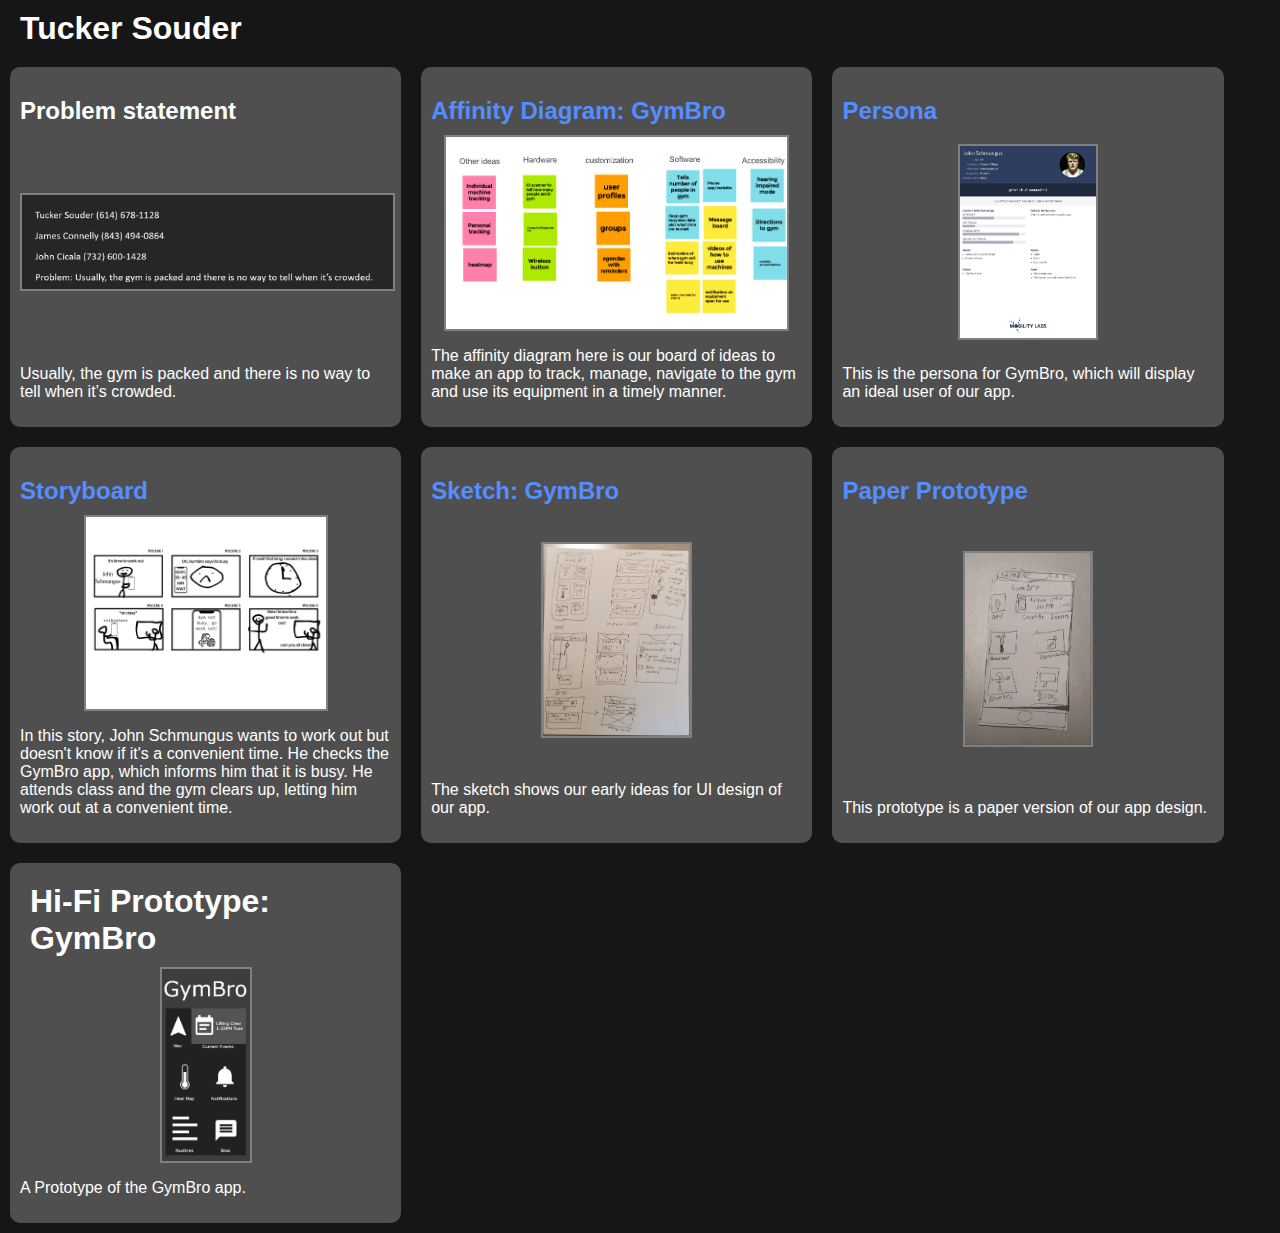
<file: index.html>
<!DOCTYPE html>
<html lang="en">

<head>
    <meta charset="UTF-8">
    <meta name="viewport" content="width=device-width, initial-scale=1.0">
    <title>CSCE 190: Tucker Souder</title>
    <link rel="stylesheet" href="styles.css">
</head>

<body>
<header>
    <h1>Tucker Souder</h1>
</header>

<div class="tile-container">

    <!-- Problem Statement -->
    <section class="assign">
        <h2>Problem statement</h2>
        <div class="assign-image">
            <img src="images/problem.png" alt="Problem Statement">
        </div>
        <div class="assign-description">
            <p>Usually, the gym is packed and there is no way to tell when it’s crowded.</p>
        </div>
    </section>

        <!-- Affinity Diagram assignment -->
        <section class="assign">
          <a href="files/affinity-diagram.pdf">
              <h2>Affinity Diagram: GymBro</h2>
          </a>
          <div class="assign-image">
              <a href="files/affinity-diagram.pdf">
                  <img src="images/affinity-diagram.png" alt="Affinity Diagram">
              </a>
          </div>
          <div class="assign-description">
              <p>
                  The affinity diagram here is our board of ideas to make an app to track, manage, navigate to the gym and
                  use its equipment in a timely manner.
              </p>
          </div>
      </section>

    <!-- Persona -->
    <section class="assign">
        <a href="files/persona.pdf">
            <h2>Persona</h2>
        </a>
        <div class="assign-image">
            <a href="files/persona.pdf">
                <img src="images/persona.jpg" alt="Persona Image">
            </a>
        </div>
        
        <div class="assign-description">
            <p>This is the persona for GymBro, which will display an ideal user of our app.</p>
        </div>
    </section>

    <!-- Storyboard -->
    <section class="assign">
        <a href="files/storyboard-doc.pdf">
            <h2>Storyboard</h2>
        </a>
        <div class="assign-image">
            <a href="files/storyboard-doc.pdf">
                <img src="images/storyboard-img.png" alt="Storyboard Image">
            </a>
        </div>
        <div class="assign-description">
            <p>In this story, John Schmungus wants to work out but doesn't know if it's a convenient time. He checks the
                GymBro app, which informs him that it is busy. He attends class and the gym clears up, letting him work out
                at a convenient time.</p>
        </div>
    </section>

    <!-- Sketch -->
    <section class="assign">
        <a href="files/sketch.pdf">
            <h2>Sketch: GymBro</h2>
        </a>
        <div class="assign-image">
            <a href="files/sketch.pdf">
                <img src="images/sketch.png" alt="Sketch Image">
            </a>
        </div>
        <div class="assign-description">
            <p>The sketch shows our early ideas for UI design of our app.</p>
        </div>
    </section>

        <!-- Paper Prototype -->
        <section class="assign">
          <a href="https://youtu.be/KU1alHE8dTQ">
              <h2>Paper Prototype</h2>
          </a>
          <div class="assign-image">
              <a href="https://youtu.be/KU1alHE8dTQ">
                  <img src="images/PaperPrototype.png" alt="Prototype">
              </a>
          </div>
          <div class="assign-description">
              <p>This prototype is a paper version of our app design.</p>
          </div>
      </section>

    <!-- Hi-Fi Prototype -->
    <section class="assign">
        <a href="files/hi-fi-prototype/index.html">
            <h1>Hi-Fi Prototype: GymBro</h1>
        </a>
        <div class="assign-image">
            <a href="files/hi-fi-prototype/index.html">
                <img src="images/hi-fi-prototype.png">
            </a>
        </div>
        <div class="assign-description">
            <p>
                A Prototype of the GymBro app.
            </p>
        </div>
    </section>
</div>

</body>
</html>
</file>
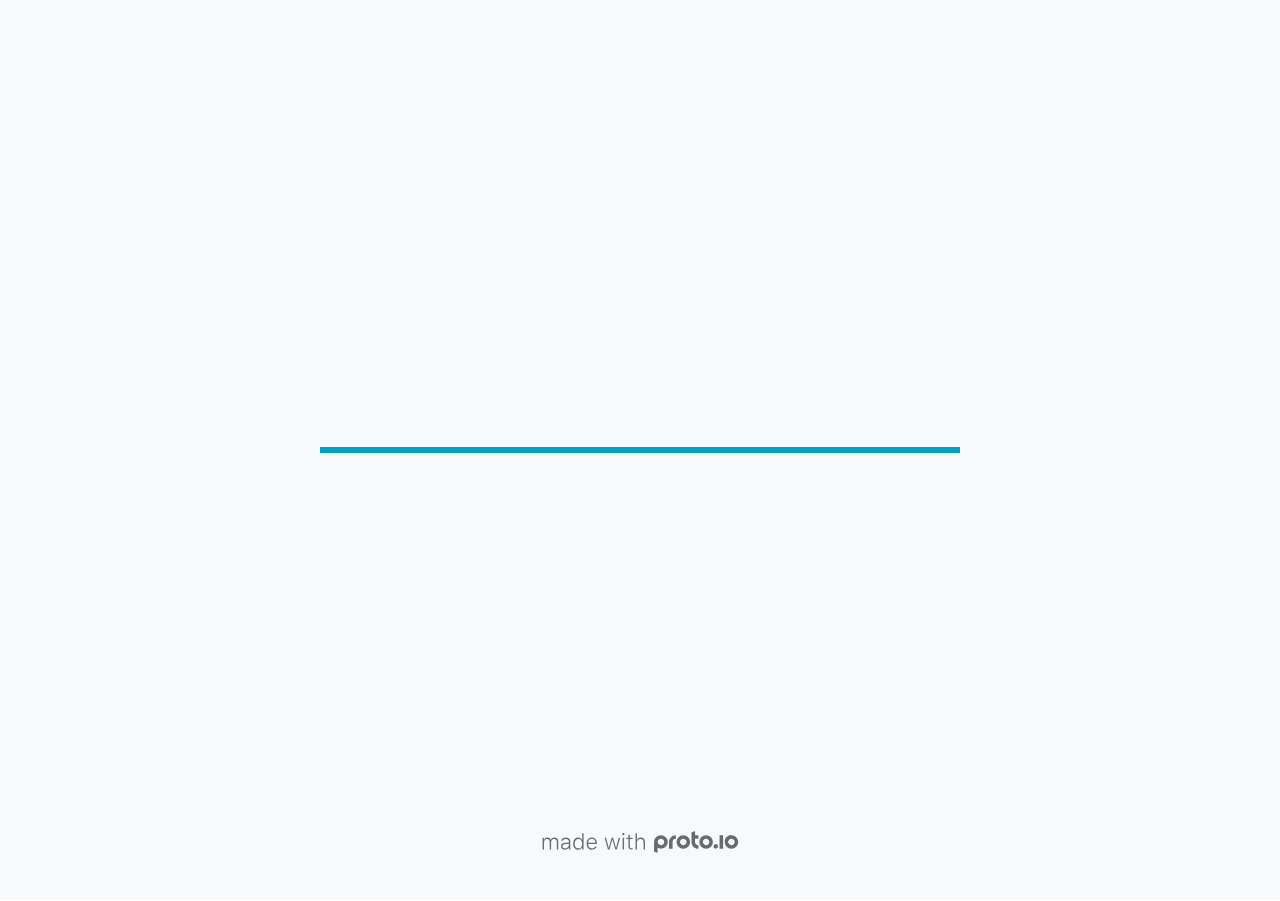
<file: files/hi-fi-prototype/index.html>
<!DOCTYPE HTML>
	<head>

		<meta charset="utf-8">

		<title>GymBro - Proto.io</title>

		
			<meta name="HandheldFriendly" content="True">
			<meta name="MobileOptimized" content="430"> 

			
			
			
			<meta name="viewport" content="minimum-scale=1.00, maximum-scale=1.00, initial-scale=1.00, user-scalable=no, shrink-to-fit=no" />

			
				<meta name="apple-mobile-web-app-capable" content="yes" />
				<meta name="apple-mobile-web-app-status-bar-style" content="black-translucent" />
			

			<meta name="format-detection" content="telephone=no">


			

            
            <link rel="icon" sizes="192x192" href="./src/assets/branding/android-icon-hires.png">
            <link rel="icon" sizes="128x128" href="./src/assets/branding/android-icon.png">

            
            <link href="./src/assets/branding/apple-touch-icon-retina180.png" sizes="180x180" rel="apple-touch-icon">

            
            <link href="./src/assets/branding/apple-touch-icon-retina.png" sizes="114x114" rel="apple-touch-icon">

            
            <link href="./src/assets/branding/apple-touch-icon.png" sizes="57x57" rel="apple-touch-icon">

            
            <link href="./src/assets/branding/startup.png" media="(device-width: 320px)" rel="apple-touch-startup-image">

            
            <link href="./src/assets/branding/startup-retina.png" media="(device-width: 320px) and (device-height: 480px) and (-webkit-device-pixel-ratio: 2)" rel="apple-touch-startup-image">

            
            <link href="./src/assets/branding/startup-568.png" media="(device-width: 320px) and (device-height: 568px) and (-webkit-device-pixel-ratio: 2)" rel="apple-touch-startup-image">

            
            <link href="./src/assets/branding/startup-retina-6.png" media="(device-width: 375px) and (device-height: 667px) and (orientation: portrait) and (-webkit-device-pixel-ratio: 2)" rel="apple-touch-startup-image">

            
            <link href="./src/assets/branding/startup-retina-6plus.png" media="(device-width: 414px) and (device-height: 736px) and (orientation: portrait) and (-webkit-device-pixel-ratio: 3)" rel="apple-touch-startup-image">

            
            <link href="./src/assets/branding/startup-retina-6plus-landscape.png" media="(device-width: 414px) and (device-height: 736px) and (orientation: landscape) and (-webkit-device-pixel-ratio: 3)" rel="apple-touch-startup-image">

            
            <link href="./src/assets/branding/startup-ipad.png" media="(device-width: 768px) and (orientation: portrait)" rel="apple-touch-startup-image">

            
            <link href="./src/assets/branding/startup-ipad-landscape.png" media="(device-width: 768px) and (orientation: landscape)" rel="apple-touch-startup-image">

            
            <link href="./src/assets/branding/startup-ipad-retina.png" media="(device-width: 768px) and (orientation: portrait) and (-webkit-device-pixel-ratio: 2)" rel="apple-touch-startup-image">

            
            <link href="./src/assets/branding/startup-ipad-landscape-retina.png" media="(device-width: 768px) and (orientation: landscape) and (-webkit-device-pixel-ratio: 2)" rel="apple-touch-startup-image">

            
            <link href="./src/assets/branding/startup-ipad-pro.png" media="(device-width: 1024px) and (orientation: portrait) and (-webkit-device-pixel-ratio: 2)" rel="apple-touch-startup-image">

            
            <link href="./src/assets/branding/startup-ipad-pro-landscape.png" media="(device-width: 1024px) and (orientation: landscape) and (-webkit-device-pixel-ratio: 2)" rel="apple-touch-startup-image">

			<meta http-equiv="cleartype" content="on"> 


			 
		    <script type="text/javascript" src="./scripts/plugins/jquery/jquery.js"></script>

			
				<link rel="stylesheet" href="./stylesheets/player-export.css" />
				<script type="text/javascript" src="./scripts/player-export.js"></script>
			

			
			<script type="text/javascript" src="./libraries/common/components.js"></script> 
			<link type="text/css" rel="Stylesheet" href="./libraries/common/components.1.00.css" /> 

			
					<script type="text/javascript" src="./libraries/ios9/components.js"></script> 
					<link type="text/css" rel="Stylesheet" href="./libraries/ios9/components.1.00.css" /> 
				
				<script type="text/javascript" src="./data/data.js"></script> 
			

		<style>
			body { width: 430px; height: 932px; }
			.landscape, .landscape .prx-page { min-height: 430px; }
			.portrait, .portrait .prx-page { min-height: 932px; }
		</style>

		<script type="text/javascript">

			prx.ver = '6.8.29.2';
			prx.url.account = 'https://tuckersouder.proto.io';
			prx.url.staticassets = 'https://gal.proto.io';
			prx.url.devices = 'https://dteyv52hbg2at.cloudfront.net/devices';
			prx.url.static = 'https://dteyv52hbg2at.cloudfront.net';
			prx.url.siteurl = 'proto.io';
			prx.url.crossmsg = 'https://tuckersouder.proto.io';

			prx.nodejsassetsserver = {};
			prx.nodejsassetsserver.host = ".proto.io";
			prx.nodejsassetsserver.subdomainprefix = "https://a3";
			prx.nodejsassetsserver.maxsubdomains = "20";

			prx.device_library = 'ios9';
			prx.devices[prx.device] = {
				name: prx.device
				,defaultOrientation: 'portrait'
				,portrait_applies: 1 //new
				,portrait: [430,932]
				,landscape_applies: 1 //new
				,landscape: [932,430]
				,allow_orientation_change: 1 //new
				,statusbar_skin: 'default' // new
				,statusbarheightportrait: 0
				,statusbarheightlandscape: 0
				,navigationbar_skin: 'default' //new
				,navigationbarheightportrait: 0
				,navigationbarheightlandscape: 0
				,normalportrait: [430,932]
				,normallandscape: [932,430]
				,device_s3bucket: '4e750738-8151-4b3d-9570-1e5b8a052086'
				,dpr: '1.00'
				,deviceType: "iphone15"
                ,showiPhoneXNotch: false
                ,hasCustomSkinNotch: false
				,appleWatchRoundedCorners: false
				,scrollType: "default"
				,initialscale: 1.00
				,targetdensitydpi: "device-dpi"
			}
			// save a copy of the device in the player state
			prx.currentPlayerStatus.projectDevice = prx.toolbox.clone(prx.devices[prx.device]);
			prx.currentPlayerStatus.targetDevice = {"ISANDROIDTABLET":0,"ISIPOD":0,"ISCHROME":0,"ISIOS":1,"ISMSIE":0,"ISMOZILLA":0,"isAndroid-Pad":0,"ISOPERA":0,"ISWEBKIT":0,"SOSVERSION":{"CBUILDVER":"","CMAJORVER":"","CMINORVER":"","CTEXT":"","IMINORVER":0,"IMAJORVER":0,"IBUILDVER":0},"ISIPAD":0,"ISMOBILE":1,"ISSAFARI":0,"ISIPHONE":1,"ISWINDOWS":0,"ISWINDOWSTOUCH":0,"ISDEVICE":1,"ISANDROID":0,"ISCUSTOM":0};
			prx.releaseChannel = 'stable';

			prx.projectsettings.id = '15ff56ab-afd0-46a9-8b66-9e1002c6103f';
			prx.projectsettings.s3b = 'tuckersouder-1512999-580e44c6-9ed1-8467-8439f952905d8cc9';
			prx.projectsettings.account = 'tuckersouder';
			prx.projectsettings.statusbar = '0'; 
			prx.projectsettings.statusbarapplies = '0';
			prx.projectsettings.navigationbar = '0';
			prx.projectsettings.navigationbarapplies = '0';
			prx.projectsettings.initialpageid = -1;
			
			
			prx.projectsettings.flashactions = 1;
			prx.projectsettings.gatrackingcode = '';

			prx.export2html = '1' == true;
			prx.mobPlayer = 0;

			prx.user.country = 'US';

			prx.s3Links = []; 
			var sLinkedAssets = [];
			

			prx.csrf_token = '0BF6C211EE7E017A9C58C92A71A1A9946F4BAD431B48812F05BF8B8ECB5E2E3F';

            

            
                            prx.assetsAccessToken = "eyJ0eXAiOiJKV1QiLCJhbGciOiJIUzI1NiJ9.eyJkIjp7InVpZCI6Ii0xIiwicHJvamVjdF9pZCI6IjE1ZmY1NmFiLWFmZDAtNDZhOS04YjY2LTllMTAwMmM2MTAzZiJ9LCJ2IjowLCJleHAiOjE3MDI0MzI3NDUsImlhdCI6MTcwMjI1Mjc0NX0.dNucg7_eorKoRUkZWVkCgTRcKu0vYiKuKH8KTCqCTns";

			prx.iniPlayer.iniPreLoad();

		</script>
	</head>

	

			<body class="player device-cursor-touch mobile-device-true " " id="mbd" >

				
				<div id="window-wrapper">
					<div id="dragarea"></div>
					<div id="statusbar"></div>
					<div id="underlay" style=""></div>

					<div class="prx-page" data-role="page" id="p-1" data-id="1"></div>
					
								<div class="prx-page" data-role="page" id="p-2" data-id="2"></div>
							
								<div class="prx-page" data-role="page" id="p-3" data-id="3"></div>
							
								<div class="prx-page" data-role="page" id="p-4" data-id="4"></div>
							
								<div class="prx-page" data-role="page" id="p-5" data-id="5"></div>
							
								<div class="prx-page" data-role="page" id="p-6" data-id="6"></div>
							
								<div class="prx-page" data-role="page" id="p-7" data-id="7"></div>
							
								<div class="prx-page" data-role="page" id="p-8" data-id="8"></div>
							
								<div class="prx-page" data-role="page" id="p-9" data-id="9"></div>
							
					<div id="navigationbar"></div>
					<div id="overlay"></div>
					<div id="trash"></div>
					<div id="quick-audios"></div>
				</div>

				 
			<div id="loader-wrapper">
				
				<div class="progress">
					<div class="progress-bar"></div>
				</div>
				<div id="poweredby"></div>
			</div>
			


			</body>
		

</html>
</file>
<file: styles.css>
body {
    background-color: rgb(22, 22, 22);
    font-family: Arial, Helvetica, sans-serif;
    color: white;
    margin: 0;
    padding: 0;
}

header {
    margin: 10px;
}

h1 {
    color: white;
    text-align: left;
    margin: 10px;
}

h1:hover {
    color: rgb(0, 238, 255);
}

a {
    text-decoration: none;
    color: rgb(85, 142, 255);
}

.assign {
    background-color: rgb(79, 79, 79);
    margin: 10px;
    padding: 10px;
    display: flex;
    flex-direction: column;
    justify-content: space-between;
    text-align: left;
    border-radius: 10px;
}

.assign img {
    max-width: 100%;
    max-height: 12rem;
    display: block;
    margin: auto;
    border: 2px solid gray;
}

.assign img:hover {
    border: 2px solid white;
}

.assign h2 {
    margin-bottom: 10px;
}

/* Media queries for responsiveness */

@media (min-width: 500px) {
    .tile-container {
        display: flex;
        flex-wrap: wrap;
        justify-content: flex-start;
    }

    .assign {
        flex-basis: 41%;
    }
}

@media (min-width: 768px) {
    
}

@media (min-width: 1000px) {
    .assign {
        flex-basis: 29%;
    }
    
}

@media (min-width: 1500px) {
    .assign {
        flex-basis: 22%;
    }
}
</file>
<file: files/hi-fi-prototype/stylesheets/player-export.css>
/*!
 * 
 *                                                                       
 *                              ::;;;;                                   
 *    ::,,,,::    ::,,  ,,,,::::::11ii::,,::,,,,::      ::::,,::,,,,::   
 *  ,,111111ii,,::1111::111111ii::111111::111111ii,,    ii11,,ii111111,, 
 *  11ii::;;11;;ii11::iiii::;;11;;11ii::ii11::::11ii    ii11;;11;;::ii11 
 *  11;;  ::11ii11;;::11ii  ::11ii11ii,,iiii..  iiii    ii11;;11::  ;;11 
 *  1111;;ii11;;11;;,,ii11::ii11;;ii11;;;;11;;;;11;;;;;;ii11::11ii;;11ii 
 *  11111111;;::11;;  ::ii1111;;  ::ii11::ii1111ii::11ii;;11,,;;1111ii:: 
 *  11;;,,::  ,,::,,      ::,,        ::::  ::::    ,,,,::::    ::,,     
 *  ;;;;                                                                 
 *                                                                       
 *  Build: 10/17/2023, 2:14:46 PM
 */

/*!
 * Waves v0.5.5
 * http://fian.my.id/Waves
 *
 * Copyright 2014 Alfiana E. Sibuea and other contributors
 * Released under the MIT license
 * https://github.com/fians/Waves/blob/master/LICENSE
 */.mask-inner{position:relative;background-size:100% 100%;background-repeat:no-repeat}.mask-inner .mask-inner{transform:none!important}.mask-border .mborder,.mask-filter{height:100%;width:100%}.mask-border .mborder{border:1px solid hsla(0,0%,100%,.8);position:absolute;pointer-events:none}.mask-border .area-border{border:1px solid #00a1c0;left:0;top:0;position:absolute;transform-origin:0 0;box-sizing:border-box}.mask-border .mask-radius{width:100%;height:100%;overflow:hidden;position:absolute}.mask-border .mask-radius .mask-radius-border{position:relative;width:100%;height:100%;border:1px solid hsla(0,0%,100%,.8)}.mask-border.hide-handles .prx-resizable-handle{opacity:0;pointer-events:none!important}.mask-border.hide-handles .area-border{border:1px dashed #b4bcbf}.mask-wrapper{overflow:hidden;height:100%;pointer-events:none}.mask-wrapper.borderPos-inside{box-sizing:border-box}.mask-wrapper.borderPos-outside{width:100%;height:100%}.mask-wrapper.borderPos-outside .mask-inner{box-sizing:content-box}.mask-edit-mode-handles{pointer-events:none}.mask-edit-mode-handles.hide-handles .prx-resizable-handle,.mask-edit-mode-handles.hide-handles .prx-rotate-handle{opacity:0;pointer-events:none!important}.mask-edit-mode-handles.hide-handles .xborder{border-color:#b4bcbf!important}abbr,address,article,aside,audio,b,blockquote,body,caption,cite,code,dd,del,dfn,div,dl,dt,em,fieldset,figure,footer,form,h1,h2,h3,h4,h5,h6,header,hgroup,html,i,iframe,img,ins,kbd,label,legend,li,mark,menu,nav,object,ol,p,pre,q,samp,section,small,span,strong,sub,sup,table,tbody,td,tfoot,th,thead,time,tr,ul,var,video{margin:0;padding:0;border:0;outline:0;font-size:100%;background:transparent}article,aside,details,figcaption,figure,footer,header,hgroup,nav,section{display:block}audio,canvas,video{display:inline-block;*display:inline;*zoom:1}[hidden],audio:not([controls]){display:none}html{font-size:100%;-webkit-text-size-adjust:100%;-ms-text-size-adjust:100%}body{margin:0;font-size:13px}body,button,input,select,textarea{font-family:sans-serif;color:#222}a{color:#00e}a:visited{color:#551a8b}a:hover{color:#06e}a:focus{outline:thin dotted}a:active,a:hover{outline:0}abbr[title]{border-bottom:1px dotted}b,strong{font-weight:700}blockquote{margin:1em 40px}dfn{font-style:italic}hr{display:block;height:1px;border:0;border-top:1px solid #ccc;margin:1em 0;padding:0}ins{background:#ff9;text-decoration:none}ins,mark{color:#000}mark{background:#ff0;font-style:italic;font-weight:700}code,kbd,pre,samp{font-family:monospace,serif;_font-family:courier new,monospace;font-size:1em}pre{white-space:pre;white-space:pre-wrap;word-wrap:break-word}q{quotes:none}q:after,q:before{content:"";content:none}small{font-size:85%}sub,sup{font-size:75%;line-height:0;position:relative;vertical-align:baseline}sup{top:-.5em}sub{bottom:-.25em}ol,ul{margin:1em 0;padding:0 0 0 40px}dd{margin:0 0 0 40px}nav ol,nav ul{list-style:none;list-style-image:none;margin:0;padding:0}img{border:0;-ms-interpolation-mode:bicubic}svg:not(:root){overflow:hidden}figure,form{margin:0}fieldset{margin:0}fieldset,legend{border:0;padding:0}legend{*margin-left:-7px}button,input,select,textarea{font-size:100%;margin:0;vertical-align:baseline;*vertical-align:middle}button,input{line-height:normal;*overflow:visible}table button,table input{*overflow:auto}[role=button],button,input[type=button],input[type=reset],input[type=submit]{-webkit-appearance:button}input[type=checkbox],input[type=radio]{box-sizing:border-box;padding:0}input[type=search]{-webkit-appearance:textfield;-moz-box-sizing:content-box;-webkit-box-sizing:content-box;box-sizing:content-box}input[type=search]::-webkit-search-decoration{-webkit-appearance:none}button::-moz-focus-inner{border:0;padding:0}textarea{overflow:auto;vertical-align:top;resize:vertical}input:invalid,textarea:invalid{background-color:#f0dddd}table{border-collapse:collapse;border-spacing:0}td{vertical-align:top}.nocallout{-webkit-touch-callout:none}textarea[contenteditable]{-webkit-appearance:none}.gifhidden{position:absolute;left:-100%}.ir{display:block;border:0;text-indent:-999em;overflow:hidden;background-color:transparent;background-repeat:no-repeat;text-align:left;direction:ltr}.ir br{display:none}.hidden{display:none!important;visibility:hidden}.visuallyhidden{border:0;clip:rect(0 0 0 0);height:1px;margin:-1px;overflow:hidden;padding:0;position:absolute;width:1px}.visuallyhidden.focusable:active,.visuallyhidden.focusable:focus{clip:auto;height:auto;margin:0;overflow:visible;position:static;width:auto}.invisible{visibility:hidden}.clearfix:after,.clearfix:before{content:"";display:table}.clearfix:after{clear:both}.clearfix{*zoom:1}@media print{*{background:transparent!important;color:#000!important;text-shadow:none!important;filter:none!important;-ms-filter:none!important}a,a:visited{text-decoration:underline}a[href]:after{content:" (" attr(href) ")"}abbr[title]:after{content:" (" attr(title) ")"}.ir a:after,a[href^="#"]:after,a[href^="javascript:"]:after{content:""}blockquote,pre{border:1px solid #999;page-break-inside:avoid}thead{display:table-header-group}img,tr{page-break-inside:avoid}img{max-width:100%!important}@page{margin:.5cm}h2,h3,p{orphans:3;widows:3}h2,h3{page-break-after:avoid}}#eval-iframe{display:none}body{-webkit-appearance:none;-webkit-box-flex:1;-webkit-touch-callout:none;-webkit-tap-highlight-color:rgba(0,0,0,0)}*{-webkit-user-select:none;-khtml-user-select:none;-moz-user-select:-moz-none;-o-user-select:none;user-select:none}input,textarea{-webkit-user-select:text;-khtml-user-select:text;-moz-user-select:text;-o-user-select:text;user-select:text}#dragarea{font-family:Helvetica,Arial,sans-serif;text-align:left}.text{height:95%;overflow:auto}.wrap{overflow:hidden}.pos,.spos{position:absolute}.action-highlight{position:absolute;top:0;left:0;height:100%;width:100%;background:rgba(255,255,0,.5);background:rgba(64,208,255,.3);opacity:0;pointer-events:none;-webkit-transition:opacity .2s ease-in;transition:opacity .2s ease-in;border:2px solid #40c8f4;padding:3px;box-sizing:border-box}.action-highlight-simple-visible,.action-highlight-visible{opacity:1}#appModeNote{background-color:#333;border-top:5px solid #000;bottom:0;color:#f0f0f0;display:none;font-family:helvetica;left:0;padding:10px 0;position:fixed;text-align:center;width:100%}#appModeNote em{display:block;font-size:20px;font-weight:700;line-height:26px}#appModeNote span{display:block;font-size:14px;line-height:20px}.hidden{display:none}.prx-page.loadedFrom{display:block}.prx-page.loadedTo{z-index:999999}.prx-page.loadedTo-1{z-index:10000000}.prx-page.loadedTo-2{z-index:10000001}.prx-page.loadedTo-3{z-index:10000002}.prx-page.loadedTo-4{z-index:10000003}.prx-page.loadedTo-5{z-index:10000004}.prx-page.loadedTo-6{z-index:10000005}.prx-page.loadedTo-7{z-index:10000006}.prx-page.loadedTo-8{z-index:10000007}.prx-page.loadedTo-9{z-index:10000008}.prx-page.loadedTo-10{z-index:10000009}.prx-page.loadedTo-11{z-index:10000010}.prx-page.loadedTo-12{z-index:10000011}.prx-page.loadedTo-13{z-index:10000012}.prx-page.loadedTo-14{z-index:10000013}.prx-page.loadedTo-15{z-index:10000014}.prx-page.loadedTo-16{z-index:10000015}.prx-page.loadedTo-17{z-index:10000016}.prx-page.loadedTo-18{z-index:10000017}.prx-page.loadedTo-19{z-index:10000018}.prx-page.loadedTo-20{z-index:10000019}.prx-page.loadedTo-21{z-index:10000020}.prx-page.loadedTo-22{z-index:10000021}.prx-page.loadedTo-23{z-index:10000022}.prx-page.loadedTo-24{z-index:10000023}.prx-page.loadedTo-25{z-index:10000024}.prx-page.loadedTo-26{z-index:10000025}.prx-page.loadedTo-27{z-index:10000026}.prx-page.loadedTo-28{z-index:10000027}.prx-page.loadedTo-29{z-index:10000028}.prx-page.loadedTo-30{z-index:10000029}#navigationbar,#statusbar{background:transparent 0 0;display:block;width:100%;border:0;top:0;position:fixed;z-index:1}#loader-wrapper{background:#f8f9fa;height:100%;left:0;position:fixed;top:0;width:100%;z-index:99999;font-size:11px}#loader-wrapper .progress{position:absolute;top:50%;left:50%;transform:translate(-50%,-50%);-ms-transform:translate(-50%,-50%);-webkit-transform:translate(-50%,-50%);width:50%;height:4px;background-color:#ddd}#loader-wrapper .progress-bar{position:relative;width:0;height:4px;-webkit-transition:.4s linear;-moz-transition:.4s linear;-o-transition:.4s linear;transition:.4s linear;-webkit-transition-property:width,background-color;-moz-transition-property:width,background-color;-o-transition-property:width,background-color;transition-property:width,background-color}#loader-wrapper .progress-bar:before,.progress-bar:after{content:"";position:absolute;top:0;left:0;right:0}#loader-wrapper .progress-bar:before{bottom:0;background-color:#ddd}#loader-wrapper .progress-bar:after{z-index:2;bottom:0;background:#00a1c0}#loader-wrapper #app-icon{position:absolute;top:50%;left:50%;transform:translate(-50%,-150%);-ms-transform:translate(-50%,-150%);-webkit-transform:translate(-50%,-150%);width:114px;height:114px}#loader-wrapper #poweredby{position:absolute;bottom:5%;left:50%;transform:translate(-50%);-ms-transform:translate(-50%);-webkit-transform:translate(-50%);width:100%;height:16px;background-image:url(/images/player/player-logo.svg);background-repeat:no-repeat;background-position:top;background-size:auto 200%;z-index:99999}body{-moz-transition:opacity .3s linear;-o-transition:opacity .3s linear;-webkit-transition:opacity .3s linear;transition:opacity .3s linear}.reloading{background:#fff!important;opacity:0}@media (min-width:481px) and (max-width:1079px){#loader-wrapper .progress,#loader-wrapper .progress-bar{height:4px}}@media (min-width:1080px){#loader-wrapper #poweredby{height:24px}#loader-wrapper .progress,#loader-wrapper .progress-bar{height:6px}}@media (width:1280px) and (height:768px){#loader-wrapper .progress,#loader-wrapper .progress-bar{height:2px}}.pointer-events-none{pointer-events:none!important}body .prx-page{-webkit-trans1form:translate3d(0,0,0)}.prx-page .type-symbol .box{-w1ebkit-transform:translateZ(0)}html{background:transparent}body{background:#fff;overflow:hidden}body.mobile-device-true *{-webkit-text-size-adjust:100%}body.mobile-device-false *{-webkit-text-size-adjust:initial}#window-wrapper{width:100%;height:100%;overflow:hidden;position:relative}#dragarea{background:transparent;display:none}#overlay,#quick-audios,#trash,#underlay{position:absolute;top:0;left:0}#quick-audios,#trash{display:none}.visible{display:block!important}.iScrollHorizontalScrollbar,.iScrollVerticalScrollbar{z-index:auto!important}.overlay{position:fixed;left:0;right:0;bottom:0;top:0}.ui-mobile-viewport-transitioning,.ui-mobile-viewport-transitioning .prx-page{o1verflow:visible!important}.box[style*="z-index:0;"],.box[style*="z-index: 0;"]{z-index:auto!important}.box[data-mpoverlay="1"]{pos1ition:fixed}#temp-for-external-link{display:none}#dragarea,html{background:transparent!important}.hide{display:none!important}*{outline:none}.ghost-component,.ghost-component *,.ghost-component .box *{pointer-events:none!important}#statusbar{position:fixed!important}.prx-page{position:absolute;display:none}.prx-page.prx-page-active,.prx-page[class*=prx-page-transitioning-]{display:block}.prx-page[class*=prx-page-transitioning-]{overflow:hidden}.prx-page.prx-page-transitioning-overlay-in-source,.prx-page.prx-page-transitioning-overlay-out-target{overflow:visible}.prx-page.prx-page-below{z-index:10}.prx-page.prx-page-above{z-index:20}#overlay{z-index:30}.prx-page.prx-page-transition-flip,.prx-page.prx-page-transition-turn{-webkit-backface-visibility:hidden;-moz-backface-visibility:hidden;backface-visibility:hidden}.prx-page.prx-page-transition-turn{-webkit-transform:translateZ(0);-moz-transform:translateZ(0);-webkit-transform-origin:0 center;-moz-transform-origin:0 center;transform-origin:0 center;transform:translateZ(0)}.prx-page.prx-page-transition-flow:not(.prx-page-transition-flow-overlay),.prx-page.prx-page-transition-overlay-top{box-shadow:0 0 20px rgba(0,0,0,.4)}.prx-page-above.prx-page-transition-notificationInWatchOS{transition:background-color .45s ease-out}.prx-page-above.prx-page-transition-notificationInWatchOS.prx-page-transition-notificationInWatchOS-notification-in{background-color:transparent!important;transition:background-color 0s ease-out}.device-cursor-touch,.device-cursor-touch *{cursor:url(/images/player/touch-cursor-64.png) 32 32,default!important;cursor:-webkit-image-set(url("/images/player/touch-cursor-64.png") 1x,url("/images/player/touch-cursor-64@2x.png") 2x) 32 32,default!important}.device-cursor-web,.device-cursor-web *{cursor:default}.device-cursor-web .delayedtap,.device-cursor-web .delayedtap *,.device-cursor-web .interaction-click,.device-cursor-web .interaction-click *,.device-cursor-web .interaction-tap,.device-cursor-web .interaction-tap *,.device-cursor-web .release,.device-cursor-web .release *,.device-cursor-web .touch,.device-cursor-web .touch *{cursor:pointer;cursor:hand}.device-cursor-web [data-component-type=text]{cursor:default}.device-cursor-web .move,.device-cursor-web .move *{cursor:move}.device-cursor-web input,.device-cursor-web textarea{cursor:text}.do-chrome-fix #window-wrapper{-webkit-perspective:1}.do-chrome-fix .pos{-webkit-backface-visibility:hidden;-webkit-transform:translateZ(0)}.do-chrome-fix *{-w1ebkit-transform:translateZ(0) scale(1) scaleX(1) skew(0deg,0deg) skewX(0deg) skewY(0deg) rotateX(0deg) rotateY(0deg) rotate(0deg)}.do-chrome-fix.dont-do-chrome-fix #window-wrapper{-webkit-perspective:none}.do-chrome-fix.dont-do-chrome-fix .pos{-webkit-backface-visibility:visible;-webkit-transform:none}.prx-page-transitioning:not(.prx-page-transitioning-overlay-in-source):not(.loadedFrom) [data-mpoverlay="1"]{display:none}#fps{position:fixed;z-index:9999;font-size:18px;top:20px;left:20px;background:rgba(0,0,0,.8);border-radius:6px;color:#fff;padding:3px 10px}#fps,.cbutton{pointer-events:none}.cbutton{position:absolute;display:inline-block;padding:0;border:none;background:none;color:#286aab;font-size:1.4em;overflow:visible;-webkit-transition:color .7s;transition:color .7s;-webkit-tap-highlight-color:rgba(0,0,0,0)}.cbutton.cbutton--click,.cbutton:focus{outline:none;color:#3c8ddc}.cbutton:after{position:absolute;width:100%;height:100%;border-radius:50%;content:"";opacity:0;pointer-events:none}.cbutton--effect-jelena:after{border:3px solid hsla(0,0%,82.7%,.7)}.cbutton--effect-jelena.cbutton--click:after{-webkit-animation:anim-effect-jelena .3s ease-out forwards;animation:anim-effect-jelena .3s ease-out forwards}@-webkit-keyframes anim-effect-jelena{0%{opacity:1;-webkit-transform:scale3d(.6,.6,1);transform:scale3d(.6,.6,1)}to{opacity:0;-webkit-transform:scale3d(1.2,1.2,1);transform:scale3d(1.2,1.2,1)}}@keyframes anim-effect-jelena{0%{opacity:1;-webkit-transform:scale3d(.5,.5,1);transform:scale3d(.5,.5,1)}to{opacity:0;-webkit-transform:scale3d(1.2,1.2,1);transform:scale3d(1.2,1.2,1)}}.cbutton--effect-sanja:after{background:hsla(0,0%,75.3%,.3)}.cbutton--effect-sanja.cbutton--click:after{-webkit-animation:anim-effect-sanja 1s ease-out forwards;animation:anim-effect-sanja 1s ease-out forwards}@-webkit-keyframes anim-effect-sanja{0%{opacity:1;-webkit-transform:scale3d(.5,.5,1);transform:scale3d(.5,.5,1)}25%{opacity:1;-webkit-transform:scaleX(1);transform:scaleX(1)}to{opacity:0;-webkit-transform:scaleX(1);transform:scaleX(1)}}@keyframes anim-effect-sanja{0%{opacity:1;-webkit-transform:scale3d(.5,.5,1);transform:scale3d(.5,.5,1)}25%{opacity:1;-webkit-transform:scaleX(1);transform:scaleX(1)}to{opacity:0;-webkit-transform:scaleX(1);transform:scaleX(1)}}#log{position:fixed;z-index:9999;font-size:24px;top:20px;right:20px;pointer-events:none}.watchOSscrollbars .iScrollVerticalScrollbar{position:fixed!important;width:12px!important;background-color:hsla(0,0%,100%,.3)!important;border-radius:8px!important;z-index:99999!important}.watchOSscrollbars .iScrollIndicator{background:#fff!important;border-radius:8px!important;left:2px!important;width:8px!important}.applewatch-rounded-corners{-webkit-clip-path:inset(0 0 0 0 round 63px);clip-path:inset(0 0 0 0 round 63px)}.group-action-prediv{position:absolute}.player .type-symbol.type-symbol-transparent .group-action-prediv{pointer-events:auto}.initialise-hidden-container{display:block!important;visibility:hidden!important}.a-enter-vr{height:0!important}.fullscreen-vr .prx-page{transform:none!important;position:fixed!important}

/*!
 * Waves v0.5.5
 * http://fian.my.id/Waves
 *
 * Copyright 2014 Alfiana E. Sibuea and other contributors
 * Released under the MIT license
 * https://github.com/fians/Waves/blob/master/LICENSE
 */.waves-effect{position:relative;overflow:hidden}.waves-effect.box{position:absolute}.waves-effect .waves-ripple{position:absolute;border-radius:50%;width:100px;height:100px;margin-top:-50px;margin-left:-50px;opacity:0;background-color:rgba(0,0,0,.2);pointer-events:none}.waves-effect.waves-light .waves-ripple{background-color:hsla(0,0%,100%,.4)}.waves-button,.waves-circle{-webkit-mask-image:-webkit-radial-gradient(circle,#fff 100%,#000 0);mask-image:radial-gradient(circle,#fff 100%,#000 0)}.waves-button,.waves-button-input,.waves-button:hover,.waves-button:link,.waves-button:visited{white-space:nowrap;vertical-align:middle;cursor:pointer;border:none;outline:none;color:inherit;background-color:transparent;font-size:14px;text-align:center;text-decoration:none;z-index:1}.waves-button{padding:10px 15px;border-radius:2px}.waves-button-input{margin:0;padding:10px 15px}.waves-input-wrapper{border-radius:2px;vertical-align:bottom}.waves-input-wrapper.waves-button{padding:0}.waves-input-wrapper .waves-button-input{position:relative;top:0;left:0;z-index:1}.waves-block{display:block}a.waves-effect .waves-ripple{z-index:-1}#loader-wrapper #poweredby{background-image:url(../images/player/player-logo.svg)!important}.device-cursor-touch,.device-cursor-touch *{cursor:url(../images/player/touch-cursor-64.png) 32 32,default!important;cursor:-webkit-image-set(url("../images/player/touch-cursor-64.png") 1x,url("../images/player/touch-cursor-64@2x.png") 2x) 32 32,default!important}
</file>
<file: files/hi-fi-prototype/libraries/common/components.1.00.css>
.type-shapes .shape-wrapper{width:100%;height:100%;-moz-box-sizing:border-box;-webkit-box-sizing:border-box;box-sizing:border-box;background-clip:content-box}.type-shapes .shapes-text-container{position:absolute;top:0;left:0;right:0;display:table;width:100%;height:100%;text-align:center}.type-shapes .shapes-text-container>span{display:table-cell;vertical-align:middle}.type-shapes svg{overflow:visible}.player .type-symbol{overflow:hidden}.player .type-symbol.symbol-scroll{-webkit-perspective:1000}.player .type-symbol.type-symbol-transparent{pointer-events:none !important}.player .type-symbol.type-symbol-transparent .box{pointer-events:auto}.type-symbol.fullscreen{transform:none !important;width:100vw !important;height:100vh !important}.type-symbol>.type-symbol-hover-message,.type-symbol.ui-draggable-dragging:hover>.type-symbol-hover-message,.type-symbol.prx-resizable-resizing:hover>.type-symbol-hover-message{display:none;position:absolute;color:#fff;font-family:Helvetica,Arial,sans-serif !important;background:rgba(0,0,0,.7);top:50%;left:50%;text-align:center;position:absolute;pointer-events:none;width:70px;height:30px;line-height:15px;font-size:10px !important;border-radius:3px;margin:-20px 0 0 -40px;padding:5px}.type-symbol:hover>.type-symbol-hover-message{display:block}.type-vrsymbol.fullscreen{transform:none !important;width:100vw !important;height:100vh !important}.type-vrsymbol.fullscreen canvas{width:100vw !important;height:100vh !important}.type-vrsymbol>.type-vrsymbol-hover-message,.type-vrsymbol.ui-draggable-dragging:hover>.type-vrsymbol-hover-message,.type-vrsymbol.prx-resizable-resizing:hover>.type-vrsymbol-hover-message{display:none;position:absolute;color:#fff;font-family:Helvetica,Arial,sans-serif !important;background:rgba(0,0,0,.7);top:50%;left:50%;text-align:center;position:absolute;pointer-events:none;width:70px;height:30px;line-height:15px;font-size:10px !important;border-radius:3px;margin:-20px 0 0 -40px;padding:5px}.type-vrsymbol:hover>.type-vrsymbol-hover-message{display:block}.type-text.v2-text .text-contents{o1verflow:hidden;width:100%;height:100%}.type-text.v2-text.box [data-editableProperty]{word-wrap:break-word !important}.type-text .autoresize{white-space:nowrap}.player .type-text .autoResize-true{white-space:nowrap}.type-richtext p{margin:0;line-height:normal}.type-rectangle .inner-rec{position:absolute;width:100%;height:100%;-moz-box-sizing:border-box;-webkit-box-sizing:border-box;box-sizing:border-box;background-clip:content-box}.type-rectangle .shapes-image-background{top:0;left:0;width:100%;height:100%;position:absolute;background-position:center;background-repeat:no-repeat}.type-rectangle[data-shape-type=oval] .shapes-image-background{border-radius:50%}.type-rectangle .shapes-text-container{display:table;width:100%;height:100%;text-align:center}.type-rectangle .shapes-text-container>span{display:table-cell;vertical-align:middle}.type-horizontalline .inner{width:100%;height:0}.type-verticalline .inner{width:0;height:100%}.type-actionarea .inner-rec{width:100%;height:100%}.type-actionarea .inner-rec div{width:100%;height:100%;background:#40c8f4;opacity:.4;-moz-box-sizing:border-box;-webkit-box-sizing:border-box;box-sizing:border-box}.type-actionarea .inner-rec div:before{content:" ";display:block;position:absolute;top:50%;left:50%;width:24px;height:24px;margin:-12px 0 0 -12px}.player .type-actionarea .inner-rec div{background:transparent}.player .type-actionarea .inner-rec div:before{background-image:none}.type-image,.type-image .type-image-wrapper{background:0 0 repeat;background-size:100% 100%;width:100%;height:100%;background-clip:content-box;transform:translate3d(0px, 0px, 0px)}.type-image .type-image-wrapper.type-image-svg{background:center center no-repeat;background-size:contain;transform:translate3d(0px, 0px, 0px)}.type-image .type-image-wrapper img{display:none}.player .type-image .type-image-wrapper.gif img{display:block !important;width:1px;height:1px;opacity:.1}.type-image.type-image-repeater,.type-image.type-image-repeater .type-image-wrapper{background-size:auto}.type-image .image-inner{width:100%;height:100%}.type-image .image-inner.borderPos-inside .type-image-wrapper{box-sizing:border-box;background-origin:border-box}.type-image .image-inner.borderPos-outside{display:-webkit-box;display:-moz-box;display:-ms-flexbox;display:-webkit-flex;display:flex;-moz-flex-flow:row;-ms-flex-flow:row;-webkit-flex-flow:row;flex-flow:row;-moz-box-orient:horizontal;-ms-box-orient:horizontal;-webkit-box-orient:horizontal;box-orient:horizontal;-ms-align-items:center;-webkit-align-items:center;align-items:center;-ms-box-align:center;-webkit-box-align:center;box-align:center;-ms-flex-align:center;-webkit-flex-align:center;flex-align:center;-ms-justify-content:center;-webkit-justify-content:center;justify-content:center;-ms-box-pack:center;-webkit-box-pack:center;box-pack:center;-ms-flex-pack:center;-webkit-flex-pack:center;flex-pack:center}.type-image .image-inner.borderPos-outside .type-image-wrapper{-ms-flex-shrink:0;-webkit-flex-shrink:0;flex-shrink:0;box-sizing:content-box}.type-image .mask-inner .type-image-wrapper{transform:none}.type-image>.type-image-hover-message,.type-image.ui-draggable-dragging:hover>.type-image-hover-message,.type-image.prx-resizable-resizing:hover>.type-image-hover-message{display:none;position:absolute;color:#fff;font-family:Helvetica,Arial,sans-serif !important;background:rgba(0,0,0,.7);top:50%;left:50%;text-align:center;position:absolute;pointer-events:none;width:70px;height:30px;line-height:15px;font-size:10px !important;border-radius:3px;margin:-20px 0 0 -40px;padding:5px}.type-image:hover>.type-image-hover-message{display:block}.type-placeholder .bg{position:absolute;width:100%;height:100%;-moz-box-sizing:border-box;-webkit-box-sizing:border-box;box-sizing:border-box}.type-placeholder .diagonal{border:0px solid transparent;position:absolute;-moz-box-sizing:border-box;-webkit-box-sizing:border-box;box-sizing:border-box}.type-placeholder .diagonal1{-moz-transform-origin:0 0;-webkit-transform-origin:0 0;-o-transform-origin:0 0;transform-origin:0 0}.type-placeholder .diagonal2{-moz-transform-origin:right top;-webkit-transform-origin:right top;-o-transform-origin:right top;transform-origin:right top}.type-placeholder .contents{width:100%;height:100%;display:-webkit-box;display:-moz-box;display:-ms-flexbox;display:-webkit-flex;display:flex;-ms-justify-content:center;-webkit-justify-content:center;justify-content:center;-ms-box-pack:center;-webkit-box-pack:center;box-pack:center;-ms-flex-pack:center;-webkit-flex-pack:center;flex-pack:center;-ms-align-items:center;-webkit-align-items:center;align-items:center;-ms-box-align:center;-webkit-box-align:center;box-align:center;-ms-flex-align:center;-webkit-flex-align:center;flex-align:center}.type-placeholder .contents>span{display:inline-block}.type-placeholder .contents span[data-editableproperty]:empty{padding:0}.type-webview .webview-scroll-wrapper{width:100%;height:100%;-webkit-overflow-scrolling:touch;overflow:auto}.type-webview iframe{width:100%;height:100%;border:none}.type-html iframe{width:100%;height:100%;overflow:hidden;border:none}.type-animationtarget{position:relative}.type-animationtarget.type-animatiotarget-fixed-positioning{position:absolute}.type-animationtarget .animationtarget-circle{-moz-box-sizing:border-box;-webkit-box-sizing:border-box;box-sizing:border-box;width:0;height:0;position:absolute;top:0;left:0;border-radius:50%;display:none}.type-animationtarget .animationtarget-vertical{position:absolute;top:0}.type-animationtarget .animationtarget-horizontal{position:absolute;top:0%;left:0}.player .type-animationtarget{opacity:0 !important;pointer-events:none !important}.type-bannerad .bannerad-outer{display:table;height:100%;width:100%}.type-bannerad .bannerad-inner{display:table-cell;position:relative;text-align:center;vertical-align:middle;width:100%;background-size:100% 100%}.type-tooltip .tooltip-content-wrapper{width:100%;height:100%;position:relative}.type-tooltip .tooltip-content-wrapper .tooltip-outer{position:absolute;overflow:hidden}.type-tooltip .tooltip-content-wrapper .tooltip{position:absolute;-moz-transform:rotate(45deg);-webkit-transform:rotate(45deg);transform:rotate(45deg);filter:progid:DXImageTransform.Microsoft.Matrix(sizingMethod="auto expand", M11=0.7071067811865476, M12=-0.7071067811865475, M21=0.7071067811865475, M22=0.7071067811865476);-ms-filter:"progid:DXImageTransform.Microsoft.Matrix(SizingMethod='auto expand', M11=0.7071067811865476, M12=-0.7071067811865475, M21=0.7071067811865475, M22=0.7071067811865476)";-moz-box-sizing:border-box;-webkit-box-sizing:border-box;box-sizing:border-box}.type-tooltip .tooltip-content-wrapper .tooltip-content-outer{position:absolute;width:100%;height:100%;-moz-box-sizing:border-box;-webkit-box-sizing:border-box;box-sizing:border-box}.type-tooltip .tooltip-content-wrapper .tooltip-content{width:100%;height:100%;overflow:hidden;padding:10px;-moz-box-sizing:border-box;-webkit-box-sizing:border-box;box-sizing:border-box}.type-tooltip.verticalAlignCenter .tooltip-content{display:-webkit-box;display:-moz-box;display:-ms-flexbox;display:-webkit-flex;display:flex;-ms-box-align:center;-webkit-box-align:center;box-align:center;-ms-flex-align:center;-webkit-flex-align:center;flex-align:center;-ms-align-items:center;-webkit-align-items:center;align-items:center}.type-tooltip.verticalAlignCenter .tooltip-content .tooltip-text{width:100%}.type-vectoranimation .type-vectoranimation-wrapper{width:100%;height:100%}.type-vectoranimation .bodymovin,.type-vectoranimation .bodymovin-player{width:100%;height:100%}.type-vectoranimation .vector-inner{width:100%;height:100%}.type-vectoranimation .vector-inner.borderPos-inside .type-vectoranimation-wrapper{box-sizing:border-box;background-origin:border-box;overflow:hidden}.type-vectoranimation .vector-inner.borderPos-outside{display:-webkit-box;display:-moz-box;display:-ms-flexbox;display:-webkit-flex;display:flex;-moz-flex-flow:row;-ms-flex-flow:row;-webkit-flex-flow:row;flex-flow:row;-moz-box-orient:horizontal;-ms-box-orient:horizontal;-webkit-box-orient:horizontal;box-orient:horizontal;-ms-align-items:center;-webkit-align-items:center;align-items:center;-ms-box-align:center;-webkit-box-align:center;box-align:center;-ms-flex-align:center;-webkit-flex-align:center;flex-align:center;-ms-justify-content:center;-webkit-justify-content:center;justify-content:center;-ms-box-pack:center;-webkit-box-pack:center;box-pack:center;-ms-flex-pack:center;-webkit-flex-pack:center;flex-pack:center}.type-vectoranimation .vector-inner.borderPos-outside .type-vectoranimation-wrapper{-ms-flex-shrink:0;-webkit-flex-shrink:0;flex-shrink:0;box-sizing:content-box}.type-vectoranimation>.type-vectoranimation-hover-message,.type-vectoranimation.ui-draggable-dragging:hover>.type-vectoranimation-hover-message,.type-vectoranimation.prx-resizable-resizing:hover>.type-vectoranimation-hover-message{display:none;position:absolute;color:#fff;font-family:Helvetica,Arial,sans-serif !important;background:rgba(0,0,0,.7);top:50%;left:50%;text-align:center;position:absolute;pointer-events:none;width:70px;height:45px;line-height:15px;font-size:10px !important;border-radius:3px;margin:-27px 0 0 -40px;padding:5px}.type-vectoranimation:hover>.type-vectoranimation-hover-message{display:block}.type-basic-tabbar ul{margin:0;padding:0;list-style:none;height:100%}.type-basic-tabbar ul li{margin:0;padding:0;float:left;text-align:center;height:100%;position:relative}.type-basic-tabbar ul li:first-child{border-left:0 none !important}.type-basic-tabbar ul li input{display:none}.type-basic-tabbar ul li label{width:100%;height:100%;display:block}.type-basic-tabbar ul li label .icon-wrapper{width:100%;height:100%;display:block}.type-basic-tabbar ul li label .icon{height:100%;background-position:center center;background-repeat:no-repeat;background-size:auto 60%;-webkit-mask-size:auto 60%;mask-size:auto 60%;-webkit-mask-repeat:no-repeat;mask-repeat:no-repeat;-webkit-mask-position:center center;mask-position:center center}.type-basic-tabbar.type-basic-tabbar-icon-top ul li label .icon{height:75%}.type-basic-tabbar.type-basic-tabbar-icon-top ul li label .caption{display:inline-block;width:100%;height:25%;float:left}.type-generic-onoffswitch input[type=checkbox]{display:none}.type-generic-onoffswitch label{display:block;overflow:hidden}.type-generic-onoffswitch .onoffswitch-inner{width:200%;margin-left:-100%;-moz-transition:margin .3s ease-in 0s;-webkit-transition:margin .3s ease-in 0s;-ms-transition:margin .3s ease-in 0s;-o-transition:margin .3s ease-in 0s;transition:margin .3s ease-in 0s}.type-generic-onoffswitch input:checked+label .onoffswitch-inner{margin-left:0}.type-generic-onoffswitch .onoffswitch-inner div{float:left;width:50%;color:#fff;font-family:Trebuchet,Arial,sans-serif;font-weight:bold;-moz-box-sizing:border-box;-webkit-box-sizing:border-box;-ms-box-sizing:border-box;-o-box-sizing:border-box;box-sizing:border-box}.type-generic-onoffswitch .onoffswitch-inner .active{background-color:#2fccff;color:#fff}.type-generic-onoffswitch .onoffswitch-inner .inactive{background-color:#eee;color:#999;text-align:right}.type-generic-onoffswitch .onoffswitch-switch{background:#fff;position:absolute;top:0;bottom:0;-moz-transition:right .3s ease-in 0s;-webkit-transition:right .3s ease-in 0s;-ms-transition:right .3s ease-in 0s;-o-transition:right .3s ease-in 0s;transition:right .3s ease-in 0s}.type-generic-onoffswitch input:checked+label .onoffswitch-switch{right:0px !important}.type-datetime #background{box-sizing:border-box;margin:0;padding:0;height:100%;overflow:hidden;display:-webkit-box;display:-moz-box;display:-ms-flexbox;display:-webkit-flex;display:flex;-ms-justify-content:center;-webkit-justify-content:center;justify-content:center;-ms-box-pack:center;-webkit-box-pack:center;box-pack:center;-ms-flex-pack:center;-webkit-flex-pack:center;flex-pack:center;-ms-align-items:center;-webkit-align-items:center;align-items:center;-ms-box-align:center;-webkit-box-align:center;box-align:center;-ms-flex-align:center;-webkit-flex-align:center;flex-align:center}.type-datetime #datetime{width:100%}.type-basic-button .basic-button-inner{height:100%;width:100%;-moz-box-sizing:border-box;box-sizing:border-box;display:-webkit-box;display:-moz-box;display:-ms-flexbox;display:-webkit-flex;display:flex;-ms-box-pack:center;-webkit-box-pack:center;box-pack:center;-ms-flex-pack:center;-webkit-flex-pack:center;flex-pack:center;-ms-align-items:center;-webkit-align-items:center;align-items:center;-ms-box-align:center;-webkit-box-align:center;box-align:center;-ms-flex-align:center;-webkit-flex-align:center;flex-align:center;-moz-flex-flow:row;-ms-flex-flow:row;-webkit-flex-flow:row;flex-flow:row;-moz-box-orient:horizontal;-ms-box-orient:horizontal;-webkit-box-orient:horizontal;box-orient:horizontal;-ms-align-items:center;-webkit-align-items:center;align-items:center;-ms-box-align:center;-webkit-box-align:center;box-align:center;-ms-flex-align:center;-webkit-flex-align:center;flex-align:center}.type-basic-button .basic-button-icon{height:50%}.type-basic-button .basic-button-icon img{height:50%;vertical-align:middle}.type-basic-slider .slider-bar{position:absolute;top:50%;width:100%}.type-basic-slider .slider-bar-filled{height:100%}.type-basic-slider .slider-button{display:block;position:absolute;top:0;bottom:0}#iphoneX-notch-player{display:none}#iphoneX-notch-player{background:#000;position:absolute;z-index:9999999;pointer-events:none}#iphoneX-notch-player:before,#iphoneX-notch-player:after{content:"";display:block;background-color:#191919;position:absolute}#iphoneX-notch-player:after{border-radius:50%}#iphoneX-notch-player.portrait,#iphoneX-notch-player.portrait-p{left:50%;transform:translateX(-50%)}#iphoneX-notch-player.portrait:before,#iphoneX-notch-player.portrait-p:before{left:50%;transform:translateX(-50%)}#iphoneX-notch-player.portrait-p{display:block !important}#iphoneX-notch-player.landscape,#iphoneX-notch-player.landscape-p{top:50%;left:0;transform:translateY(-50%)}#iphoneX-notch-player.landscape:before,#iphoneX-notch-player.landscape-p:before{top:50%;transform:translateY(-50%)}#iphoneX-notch-player.landscape .iphoneX-notch-corners:before,#iphoneX-notch-player.landscape .iphoneX-notch-corners:after,#iphoneX-notch-player.landscape-p .iphoneX-notch-corners:before,#iphoneX-notch-player.landscape-p .iphoneX-notch-corners:after{left:auto;top:auto;right:auto}#iphoneX-notch-player.landscape-p-minus90{display:block !important;top:50%;right:0 !important;transform:translateY(-50%) rotate(180deg) !important}#iphoneX-notch-player.landscape-p-minus90:before{top:50%;transform:translateY(-50%)}#iphoneX-notch-player.landscape-p-minus90 .iphoneX-notch-corners:before,#iphoneX-notch-player.landscape-p-minus90 .iphoneX-notch-corners:after{left:auto;top:auto;right:auto}#iphoneX-notch-player.landscape-p{display:block !important}#iphoneX-notch-player .iphoneX-notch-corners{width:100%;height:100%;display:block}#iphoneX-notch-player .iphoneX-notch-corners:before,#iphoneX-notch-player .iphoneX-notch-corners:after{content:" ";display:block;position:absolute;top:0;background-position:0 0;background-repeat:no-repeat}#dragarea,.timeline-dragarea{font-size:16px}.type-richtext{font-size:12px !important}.type-richtext .fr-element{font-size:12px !important;f1ont-family:"Arial,sans-serif"}.type-basic-button.generic .basic-button-inner{padding:0px 10px}.type-basic-button.generic .basic-button-icon,.type-basic-button.generic .basic-button-text{margin:0px 6px}.type-placeholder .bg{border:5px solid #999}.type-placeholder .diagonal1{left:2px}.type-placeholder .diagonal2{right:2px}.type-placeholder .contents>span{margin:0 1px}.type-placeholder .contents span[data-editableproperty]{padding:5px}.type-placeholder .contents span[data-editableproperty] textarea{margin-left:-5px}.type-animationtarget .animationtarget-circle{border:2px solid #09c}.type-animationtarget .animationtarget-vertical{border-left:2px solid #09c;height:24px;margin-top:-4px}.type-animationtarget .animationtarget-horizontal{border-top:2px solid #09c;width:24px;margin-left:-4px}.type-tooltip .tooltip-content-wrapper .tooltip{width:40px;height:40px}.type-tooltip .tooltip-content-wrapper .tooltip-content{padding:10px}.type-basic-tabbar.type-basic-tabbar-icon-top ul li label .caption{margin-top:-5px}.type-generic-onoffswitch label{border:2px solid #999;border-radius:20px}.type-generic-onoffswitch .onoffswitch-inner div{padding:0px 10px;line-height:30px}.type-generic-onoffswitch .onoffswitch-switch{width:32px;border:2px solid #999;border-radius:20px;right:56px;margin:-1px}#iphoneX-notch-player:before{border-radius:6px}#iphoneX-notch-player:after{width:11px;height:11px}#iphoneX-notch-player.portrait,#iphoneX-notch-player.portrait-p{width:210px;height:30px;border-radius:0 0 22px 22px}#iphoneX-notch-player.portrait:before,#iphoneX-notch-player.portrait-p:before{width:50px;height:6px;top:6px}#iphoneX-notch-player.portrait:after,#iphoneX-notch-player.portrait-p:after{top:4px;right:54px}#iphoneX-notch-player.landscape,#iphoneX-notch-player.landscape-p,#iphoneX-notch-player.landscape-p-minus90{width:30px;height:210px;border-radius:0 22px 22px 0}#iphoneX-notch-player.landscape:before,#iphoneX-notch-player.landscape-p:before,#iphoneX-notch-player.landscape-p-minus90:before{width:6px;height:50px;left:6px}#iphoneX-notch-player.landscape:after,#iphoneX-notch-player.landscape-p:after,#iphoneX-notch-player.landscape-p-minus90:after{left:4px;top:54px}#iphoneX-notch-player .iphoneX-notch-corners{width:100%;height:100%}#iphoneX-notch-player .iphoneX-notch-corners:before,#iphoneX-notch-player .iphoneX-notch-corners:after{width:6px;height:6px}#iphoneX-notch-player .iphoneX-notch-corners:before{left:-6px;background-image:radial-gradient(circle at 0 100%, rgba(0, 0, 0, 0) 6px, #000 7px)}#iphoneX-notch-player .iphoneX-notch-corners:after{right:-6px;background-image:radial-gradient(circle at 100% 100%, rgba(0, 0, 0, 0) 6px, #000 7px)}#iphoneX-notch-player.landscape .iphoneX-notch-corners:before,#iphoneX-notch-player.landscape-p .iphoneX-notch-corners:before{top:-6px;background-image:radial-gradient(circle at 100% 0, rgba(0, 0, 0, 0) 6px, #000 7px)}#iphoneX-notch-player.landscape .iphoneX-notch-corners:after,#iphoneX-notch-player.landscape-p .iphoneX-notch-corners:after{bottom:-6px;background-image:radial-gradient(circle at 100% 100%, rgba(0, 0, 0, 0) 6px, #000 7px)}a-scene.round-corners-device .a-enter-vr{margin-right:10px}.type-basic-segmentedcontrol .icon{margin:5px}
</file>
<file: files/hi-fi-prototype/libraries/ios9/components.1.00.css>
.type-ios7-navbar .ios7-navbar-inner{width:100%;height:100%;-moz-box-sizing:border-box;box-sizing:border-box;background-clip:padding-box}.type-ios7-navbar .ios7-navbar-title{display:-webkit-box;display:-moz-box;display:-ms-flexbox;display:-webkit-flex;display:flex;-ms-justify-content:center;-webkit-justify-content:center;justify-content:center;-ms-box-pack:center;-webkit-box-pack:center;box-pack:center;-ms-flex-pack:center;-webkit-flex-pack:center;flex-pack:center;-ms-align-items:center;-webkit-align-items:center;align-items:center;-ms-box-align:center;-webkit-box-align:center;box-align:center;-ms-flex-align:center;-webkit-flex-align:center;flex-align:center;text-align:center;height:100%}.type-ios7-navbar .ios7-navbar-button{display:-webkit-box;display:-moz-box;display:-ms-flexbox;display:-webkit-flex;display:flex;-ms-align-items:center;-webkit-align-items:center;align-items:center;-ms-box-align:center;-webkit-box-align:center;box-align:center;-ms-flex-align:center;-webkit-flex-align:center;flex-align:center;height:100%}.type-ios7-navbar .ios7-navbar-button-left{position:absolute;top:0;-ms-justify-content:flex-start;-webkit-justify-content:flex-start;justify-content:flex-start;-ms-box-pack:start;-webkit-box-pack:start;box-pack:start;-ms-flex-pack:start;-webkit-flex-pack:start;flex-pack:start}.type-ios7-navbar .ios7-navbar-button-right{position:absolute;top:0;-ms-justify-content:flex-end;-webkit-justify-content:flex-end;justify-content:flex-end;-ms-box-pack:end;-webkit-box-pack:end;box-pack:end;-ms-flex-pack:end;-webkit-flex-pack:end;flex-pack:end}.type-ios7-navbar .ios7-navbar-button-icon{height:50%}.type-ios7-toolbar .ios7-toolbar-inner{height:100%;-moz-box-sizing:border-box;box-sizing:border-box;display:-webkit-box;-webkit-box-orient:horizontal;display:-webkit-flexbox;display:-ms-flexbox;display:-webkit-flex;display:flex}.type-ios7-toolbar .ios7-toolbar-button{position:relative;height:100%;float:left;background:no-repeat center center;background-size:auto 50%;-webkit-box-flex:1;-webkit-flex-grow:1;-ms-flex-grow:1;flex-grow:1;-webkit-flex-basis:1px;-ms-flex-basis:1px;flex-basis:1px}.type-ios7-statusbar .ios7-statusbar-inner{width:100%;height:100%;display:-webkit-box;-webkit-box-orient:horizontal;-webkit-box-pack:center;-webkit-box-align:center;display:-webkit-flexbox;display:-ms-flexbox;display:-webkit-flex;display:flex;-ms-justify-content:center;-webkit-justify-content:center;justify-content:center;-webkit-flex-align:center;-ms-flex-align:center;-webkit-align-items:center;align-items:center;position:relative}.type-ios7-statusbar .ios7-statusbar-signal{-webkit-box-flex:1;-webkit-flex-grow:1;-ms-flex-grow:1;flex-grow:1;-webkit-flex-basis:1px;-ms-flex-basis:1px;flex-basis:1px}.type-ios7-statusbar .ios7-statusbar-signal-dot{border-radius:50%;float:left}.type-ios7-statusbar .ios7-statusbar-signal-dot-empty{background-color:transparent !important}.type-ios7-statusbar .ios7-statusbar-provider{float:left;height:100%}.type-ios7-statusbar .ios7-statusbar-time{font-family:HelveticaNeue-Medium,Helvetica,Verdana,Arial,sans-serif;-webkit-box-flex:0;-webkit-flex-grow:0;-ms-flex-grow:0;flex-grow:0;text-align:center}.type-ios7-statusbar .ios7-statusbar-battery-life{-webkit-box-flex:1;-webkit-flex-grow:1;-ms-flex-grow:1;flex-grow:1;-webkit-flex-basis:1px;-ms-flex-basis:1px;flex-basis:1px;text-align:right}.type-ios7-statusbar .ios7-statusbar-battery-life-text{float:right;height:100%}.type-ios7-statusbar .ios7-statusbar-battery-life-icon{float:right;background:#000;background-clip:content-box;-moz-box-sizing:border-box;box-sizing:border-box;position:relative}.type-ios7-statusbar .ios7-statusbar-battery-life-icon-battery-pole{position:absolute;top:0;bottom:0;overflow:hidden}.type-ios7-statusbar .ios7-statusbar-battery-life-icon-battery-pole-inner{content:" ";display:block;position:absolute}.type-ios11-statusbar .ios11-statusbar-inner{display:-webkit-box;display:-moz-box;display:-ms-flexbox;display:-webkit-flex;display:flex;-ms-align-items:center;-webkit-align-items:center;align-items:center;-ms-box-align:center;-webkit-box-align:center;box-align:center;-ms-flex-align:center;-webkit-flex-align:center;flex-align:center;width:100%;height:100%;box-sizing:border-box}.type-ios11-statusbar .ios11-statusbar-inner .ios11-statusbar-time{-ms-flex-grow:1;-webkit-flex-grow:1;flex-grow:1;display:-webkit-box;display:-moz-box;display:-ms-flexbox;display:-webkit-flex;display:flex;-ms-align-items:center;-webkit-align-items:center;align-items:center;-ms-box-align:center;-webkit-box-align:center;box-align:center;-ms-flex-align:center;-webkit-flex-align:center;flex-align:center}.type-ios11-statusbar .ios11-statusbar-inner .ios11-statusbar-icons{-ms-flex-grow:0;-webkit-flex-grow:0;flex-grow:0;-ms-flex-shrink:0;-webkit-flex-shrink:0;flex-shrink:0;display:-webkit-box;display:-moz-box;display:-ms-flexbox;display:-webkit-flex;display:flex;-ms-align-items:center;-webkit-align-items:center;align-items:center;-ms-box-align:center;-webkit-box-align:center;box-align:center;-ms-flex-align:center;-webkit-flex-align:center;flex-align:center}.type-ios16-live-activities .ios16-live-activities-inner{display:-webkit-box;display:-moz-box;display:-ms-flexbox;display:-webkit-flex;display:flex;-ms-flex-direction:row;-moz-flex-direction:row;-webkit-flex-direction:row;flex-direction:row;-ms-justify-content:center;-webkit-justify-content:center;justify-content:center}.type-ios16-live-activities .ios16-live-activities-inner .ios16-live-activities-time-wrapper{-ms-flex-grow:1;-webkit-flex-grow:1;flex-grow:1;display:-webkit-box;display:-moz-box;display:-ms-flexbox;display:-webkit-flex;display:flex;-ms-align-items:center;-webkit-align-items:center;align-items:center;-ms-justify-content:center;-webkit-justify-content:center;justify-content:center;-ms-flex-basis:1px;-webkit-flex-basis:1px;flex-basis:1px}.type-ios16-live-activities .ios16-live-activities-inner .ios16-live-activities-time-wrapper .ios16-live-activities-time{white-space:nowrap;overflow:hidden}.type-ios16-live-activities .ios16-live-activities-inner .ios16-live-activities-island-wrapper .ios16-live-activities-island{background-color:#000;position:relative;display:-webkit-box;display:-moz-box;display:-ms-flexbox;display:-webkit-flex;display:flex;-ms-flex-direction:row;-moz-flex-direction:row;-webkit-flex-direction:row;flex-direction:row}.type-ios16-live-activities .ios16-live-activities-inner .ios16-live-activities-island-wrapper .ios16-live-activities-island .ios16-live-activities-island-added-width{transition:width 600ms}.type-ios16-live-activities .ios16-live-activities-inner .ios16-live-activities-icons-wrapper{-ms-flex-grow:1;-webkit-flex-grow:1;flex-grow:1;display:-webkit-box;display:-moz-box;display:-ms-flexbox;display:-webkit-flex;display:flex;-ms-align-items:center;-webkit-align-items:center;align-items:center;-ms-justify-content:end;-webkit-justify-content:end;justify-content:end;-ms-flex-basis:1px;-webkit-flex-basis:1px;flex-basis:1px}.type-ios16-live-activities .ios16-live-activities-inner .ios16-live-activities-icons-wrapper .ios16-live-activities-icons{margin-left:auto;margin-right:auto;white-space:nowrap;overflow:hidden;display:-webkit-box;display:-moz-box;display:-ms-flexbox;display:-webkit-flex;display:flex;-ms-flex-direction:row;-moz-flex-direction:row;-webkit-flex-direction:row;flex-direction:row;-ms-justify-content:end;-webkit-justify-content:end;justify-content:end}.type-ios7-button .ios7-button-inner{height:100%;width:100%;-moz-box-sizing:border-box;box-sizing:border-box;display:-webkit-box;-webkit-box-orient:horizontal;-webkit-box-pack:center;-webkit-box-align:center;display:-webkit-flexbox;display:-ms-flexbox;display:-webkit-flex;display:flex;-webkit-flex-align:center;-ms-flex-align:center;-webkit-align-items:center;align-items:center}.type-ios7-button .ios7-button-icon{height:50%}.type-ios7-button .ios7-button-icon img{height:50%;v1ertical-align:middle}.type-ios7-segmentedcontrol .ios7-segmentedcontrol-inner{width:100%;height:100%;-moz-box-sizing:border-box;box-sizing:border-box;display:-webkit-box;display:-webkit-flexbox;display:-ms-flexbox;display:-webkit-flex;display:flex}.type-ios7-segmentedcontrol .ios7-segmentedcontrol-button{height:100%;-webkit-box-flex:1;-webkit-flex-grow:1;-ms-flex-grow:1;flex-grow:1;-webkit-flex-basis:1px;-ms-flex-basis:1px;flex-basis:1px;position:relative}.type-ios7-segmentedcontrol .ios7-segmentedcontrol-button:first-child{border-left:0 none !important}.type-ios7-segmentedcontrol .ios7-segmentedcontrol-button input{display:none}.type-ios7-segmentedcontrol .ios7-segmentedcontrol-button label{width:100%;height:100%;text-align:center;display:-webkit-box;-webkit-box-orient:horizontal;-webkit-box-pack:center;-webkit-box-align:center;display:-webkit-flexbox;display:-ms-flexbox;display:-webkit-flex;display:flex;-webkit-flex-align:center;-ms-flex-align:center;-webkit-align-items:center;align-items:center;-ms-justify-content:center;-webkit-justify-content:center;justify-content:center}.type-ios7-segmentedcontrol.type-ios13-segmentedcontrol .ios7-segmentedcontrol-inner{overflow:hidden}.type-ios7-segmentedcontrol.type-ios13-segmentedcontrol .ios7-segmentedcontrol-button input:not(:checked)+label .label-separator{content:"";height:40%;width:0;position:absolute}.type-ios7-pagecontroller .ios7-pagecontroller-inner{width:100%;height:100%;-moz-box-sizing:border-box;box-sizing:border-box;display:-webkit-box;display:-webkit-flexbox;display:-ms-flexbox;display:-webkit-flex;display:flex}.type-ios7-pagecontroller .ios7-pagecontroller-button{height:100%;-webkit-box-flex:1;-webkit-flex-grow:1;-ms-flex-grow:1;flex-grow:1;display:-webkit-box;-webkit-box-orient:horizontal;-webkit-box-pack:center;-webkit-box-align:center;display:-webkit-flexbox;display:-ms-flexbox;display:-webkit-flex;display:flex;-ms-justify-content:center;-webkit-justify-content:center;justify-content:center}.type-ios7-pagecontroller .ios7-pagecontroller-button input{display:none}.type-ios7-pagecontroller .ios7-pagecontroller-button label{height:100%;display:block}.type-ios7-label .ios7-label-inner{height:100%;width:100%;display:-webkit-box;-webkit-box-orient:horizontal;-webkit-box-pack:center;-webkit-box-align:center;display:-webkit-flexbox;display:-ms-flexbox;display:-webkit-flex;display:flex;-webkit-flex-align:center;-ms-flex-align:center;-webkit-align-items:center;align-items:center}.type-ios7-textfield input,.type-ios7-textfield .faux-input{-moz-box-sizing:border-box;-webkit-box-sizing:border-box;box-sizing:border-box;height:100%;width:100%;border:medium none;-webkit-appearance:none;-moz-appearance:none;appearance:none;overflow:hidden}.type-ios7-textfield .faux-input{display:-webkit-box;-webkit-box-orient:horizontal;-webkit-box-pack:center;-webkit-box-align:center;display:-webkit-flexbox;display:-ms-flexbox;display:-webkit-flex;display:flex;-webkit-flex-align:center;-ms-flex-align:center;-webkit-align-items:center;align-items:center;white-space:nowrap;overflow:hidden}.type-ios7-textfield .faux-input:empty,.type-ios7-textfield .faux-input.placeholder-input{display:none}.type-ios7-textfield .faux-input:empty+.faux-input.placeholder-input{display:-webkit-box;display:-webkit-flexbox;display:-ms-flexbox;display:-webkit-flex;display:flex}.type-ios7-textfield.box.current-component [data-editableProperty] textarea{height:100% !important}.type-ios7-textfield.type-ios7-textfield-password .faux-input:not(.placeholder-input),.type-ios7-textfield.type-ios7-textfield-password.box.current-component [data-editableProperty] textarea{-webkit-text-security:disc}.type-ios7-textfield input[type=number]::-webkit-inner-spin-button,.type-ios7-textfield input[type=number]::-webkit-outer-spin-button{-webkit-appearance:none;margin:0}.type-ios7-textarea>textarea,.type-ios7-textarea .faux-input{-moz-box-sizing:border-box;-webkit-box-sizing:border-box;box-sizing:border-box;height:100%;width:100%;resize:none;border:medium none;-webkit-appearance:none;-moz-appearance:none;appearance:none}.type-ios7-textarea .faux-input:empty,.type-ios7-textarea .faux-input.placeholder-input{display:none}.type-ios7-textarea .faux-input:empty+.faux-input.placeholder-input{display:block}.type-ios7-checkbox .ios7-checkbox-inner{height:100%;width:100%;-moz-box-sizing:border-box;box-sizing:border-box;display:-webkit-box;-webkit-box-orient:horizontal;-webkit-box-pack:center;-webkit-box-align:center;display:-webkit-flexbox;display:-ms-flexbox;display:-webkit-flex;display:flex;-webkit-flex-align:center;-ms-flex-align:center;-webkit-align-items:center;align-items:center;-ms-justify-content:center;-webkit-justify-content:center;justify-content:center}.type-ios7-checkbox input{display:none}.type-ios7-checkbox input:checked+.ios7-checkbox-inner{border-width:0 !important}.type-ios7-checkbox .ios7-checkbox-icon{display:none;height:50%}.type-ios7-checkbox input:checked+.ios7-checkbox-inner .ios7-checkbox-icon{display:block}.type-ios7-switch input{display:none}.type-ios7-switch label{display:block;width:100%;height:100%;-moz-box-sizing:border-box;-webkit-box-sizing:border-box;box-sizing:border-box;-moz-transition:all .3s ease-in;-webkit-transition:all .3s ease-in;transition:all .3s ease-in}.type-ios7-switch .switch{position:absolute;border-radius:50%;-moz-box-sizing:border-box;-webkit-box-sizing:border-box;box-sizing:border-box;-moz-transition:all .3s ease-in;-webkit-transition:all .3s ease-in;transition:all .3s ease-in}.type-ios7-slider .slider-bar{position:absolute;top:50%;width:100%}.type-ios7-slider .slider-bar-filled{height:100%}.type-ios7-slider .slider-button{display:block;position:absolute;top:0;bottom:0}.player .type-ios7-picker ul{-webkit-perspective:1000;margin:0;right:0}.type-ios7-picker .outer{height:100%}.type-ios7-picker .inner{height:100%;overflow:hidden;position:relative;background:#fff}.type-ios7-picker .inner ul{list-style:none}.type-ios7-picker .inner ul input{display:none}.type-ios7-picker .inner ul label{display:inline;white-space:nowrap;overflow:hidden;text-overflow:ellipsis}.type-ios7-picker .inner ul input:checked+label{color:#2a3666;font-size:120%}.type-ios7-picker .inner ul input+label span{visibility:hidden;float:left;display:inline-block}.type-ios7-picker .inner ul input:checked+label span{visibility:visible}.type-ios7-picker .bar{width:100%;position:absolute;top:50%;pointer-events:none}.type-ios8-searchbar input,.type-ios8-searchbar .ios8-searchbar-faux-input{-moz-box-sizing:border-box;-webkit-box-sizing:border-box;box-sizing:border-box;height:100%;width:100%;border:medium none;-webkit-appearance:none;-moz-appearance:none;appearance:none}.type-ios8-searchbar .ios8-searchbar-faux-input{overflow:hidden}.type-ios8-searchbar.box.current-component [data-editableProperty] textarea{height:100% !important}.type-ios8-searchbar .ios8-searchbar-icon{background:center center no-repeat;background-size:contain;display:block;height:100%}.type-ios8-searchbar .ios8-searchbar-icon-faux{height:100%}.type-ios8-searchbar .ios8-searchbar-icon-erase{height:40%;background:center center no-repeat;background-size:contain;display:none}.type-ios8-searchbar input,.type-ios8-searchbar .ios8-searchbar-faux-input{background-color:transparent;text-align:left !important}.type-ios8-searchbar input:valid+.ios8-searchbar-input-overlay,.type-ios8-searchbar input:focus+.ios8-searchbar-input-overlay,.type-ios8-searchbar .ios8-searchbar-faux-input:not(:empty)+.ios8-searchbar-faux-input-overlay{-webkit-box-pack:start;-webkit-box-align:start;-ms-justify-content:flex-start;-webkit-justify-content:flex-start;justify-content:flex-start}.type-ios8-searchbar input:valid~.ios8-searchbar-icon-erase,.type-ios8-searchbar .ios8-searchbar-faux-input:not(:empty)~.ios8-searchbar-icon-erase{display:block}.type-ios8-searchbar .ios8-searchbar-faux-input:not(:empty)+.ios8-searchbar-faux-input-overlay .placeholder-input{display:none}.type-ios8-searchbar input:invalid{box-shadow:none}.type-ios8-searchbar .ios8-searchbar-input-overlay,.type-ios8-searchbar .ios8-searchbar-faux-input-overlay{width:100%;height:100%;position:absolute;left:0;top:0;pointer-events:none;display:-webkit-box;display:-moz-box;display:-ms-flexbox;display:-webkit-flex;display:flex;-ms-justify-content:center;-webkit-justify-content:center;justify-content:center;-ms-box-pack:center;-webkit-box-pack:center;box-pack:center;-ms-flex-pack:center;-webkit-flex-pack:center;flex-pack:center;-ms-align-items:center;-webkit-align-items:center;align-items:center;-ms-box-align:center;-webkit-box-align:center;box-align:center;-ms-flex-align:center;-webkit-flex-align:center;flex-align:center}.type-ios8-searchbar .ios8-searchbar-input-overlay.ios13,.type-ios8-searchbar .ios8-searchbar-faux-input-overlay.ios13{-ms-justify-content:flex-start;-webkit-justify-content:flex-start;justify-content:flex-start;-ms-box-pack:start;-webkit-box-pack:start;box-pack:start;-ms-flex-pack:start;-webkit-flex-pack:start;flex-pack:start}.type-ios8-searchbar .ios8-searchbar-input-flex{width:100%;height:100%;position:absolute;-moz-box-sizing:border-box;-webkit-box-sizing:border-box;box-sizing:border-box;display:-webkit-box;-webkit-box-orient:horizontal;-webkit-box-pack:center;-webkit-box-align:center;display:-webkit-flexbox;display:-ms-flexbox;display:-webkit-flex;display:flex;-webkit-flex-align:center;-ms-flex-align:center;-webkit-align-items:center;align-items:center;-ms-justify-content:flex-start;-webkit-justify-content:flex-start;justify-content:flex-start}.type-ios8-searchbar .ios8-searchbar-input-flex .ios8-searchbar-icon,.type-ios8-searchbar .ios8-searchbar-input-flex .ios8-searchbar-icon-faux{-webkit-flex-grow:0;-ms-flex-grow:0;flex-grow:0;-webkit-flex-shrink:0;-ms-flex-shrink:0;flex-shrink:0}.type-ios7-list .ios7-list-inner{display:-webkit-box;-webkit-box-orient:vertical;-webkit-box-pack:center;-webkit-box-align:center;display:-webkit-flexbox;display:-ms-flexbox;display:-webkit-flex;display:flex;-webkit-flex-align:center;-ms-flex-align:center;-webkit-align-items:center;align-items:center;-ms-justify-content:center;-webkit-justify-content:center;justify-content:center;-webkit-flex-direction:column;-ms-flex-direction:column;flex-direction:column;height:100%;-moz-box-sizing:border-box;box-sizing:border-box;border-left:0 none !important;border-right:0 none !important}.type-ios7-list .ios7-list-listitem{width:100%;-webkit-box-flex:1;-webkit-flex-grow:1;-ms-flex-grow:1;flex-grow:1;-webkit-flex-basis:1px;-ms-flex-basis:1px;flex-basis:1px;position:relative}.type-ios7-list .ios7-list-listitem label{-moz-box-sizing:border-box;box-sizing:border-box;display:-webkit-box;-webkit-box-orient:horizontal;-webkit-box-pack:center;-webkit-box-align:center;display:-webkit-flexbox;display:-ms-flexbox;display:-webkit-flex;display:flex;-ms-justify-content:center;-webkit-justify-content:center;justify-content:center;-webkit-flex-align:center;-ms-flex-align:center;-webkit-align-items:center;align-items:center;position:absolute;top:0;left:0;right:0;bottom:0}.type-ios7-list .ios7-list-listitem input{display:none}.type-ios7-list .ios7-list-thumb,.type-ios7-list .ios7-list-icon{background:center center no-repeat;background-clip:content-box;background-size:contain;-ms-flex-shrink:0;-webkit-flex-shrink:0;flex-shrink:0}.type-ios7-list .ios7-list-thumb{height:60%}.type-ios7-list .ios7-list-listitem .bordered-container{-webkit-box-flex:1;-webkit-flex-grow:1;-ms-flex-grow:1;flex-grow:1;display:-webkit-box;-webkit-box-orient:horizontal;-webkit-box-pack:center;-webkit-box-align:center;display:-webkit-flexbox;display:-ms-flexbox;display:-webkit-flex;display:flex;-ms-justify-content:center;-webkit-justify-content:center;justify-content:center;-webkit-flex-align:center;-ms-flex-align:center;-webkit-align-items:center;align-items:center;height:100%}.type-ios7-list .ios7-list-listitem:first-child .bordered-container{border-top:0 none !important}.type-ios7-list .ios7-list-listitem .bordered-container .text-and-subtitle{-webkit-box-flex:1;-webkit-flex-grow:1;-ms-flex-grow:1;flex-grow:1}.type-ios7-list .ios7-list-listitem-type-checkbox .ios7-list-icon,.type-ios7-list .ios7-list-listitem-type-radio .ios7-list-icon{visibility:hidden}.type-ios7-list .ios7-list-listitem-type-checkbox input:checked+label .ios7-list-icon,.type-ios7-list .ios7-list-listitem-type-radio input:checked+label .ios7-list-icon{visibility:visible}.type-ios7-list label,.type-ios7-list label .ios7-list-subtitle,.type-ios7-list label .ios7-list-value{-webkit-transition:all .2s ease-in;-moz-transition:all .2s ease-in;-o-transition:all .2s ease-in;transition:all .2s ease-in}.type-ios7-list label:active,.type-ios7-list label:active .ios7-list-subtitle,.type-ios7-list label:active .ios7-list-value{-webkit-transition:all 0s ease-in;-moz-transition:all 0s ease-in;-o-transition:all 0s ease-in;transition:all 0s ease-in}.type-ios7-list-header .ios7-list-header-inner{text-align:center;display:-webkit-box;-webkit-box-orient:horizontal;-webkit-box-pack:center;-webkit-box-align:center;display:-webkit-flexbox;display:-ms-flexbox;display:-webkit-flex;display:flex;-webkit-flex-align:center;-ms-flex-align:center;-webkit-align-items:center;align-items:center;-ms-justify-content:center;-webkit-justify-content:center;justify-content:center;height:100%;width:100%;-moz-box-sizing:border-box;box-sizing:border-box}.type-ios7-alert .ios7-alert-inner{height:100%;overflow:hidden}.type-ios7-alert .ios7-alert-text,.type-ios7-alert .ios7-alert-title{text-align:center}.type-ios7-alert .ios7-alert-buttons{position:absolute;bottom:0;left:0;right:0;display:-webkit-box;display:-webkit-box;display:-moz-box;display:-ms-flexbox;display:-webkit-flex;display:flex}.type-ios7-alert .ios7-alert-button{-webkit-box-flex:1;-ms-flex-grow:1;-webkit-flex-grow:1;flex-grow:1;-ms-flex-basis:1px;-webkit-flex-basis:1px;flex-basis:1px;display:-webkit-box;display:-moz-box;display:-ms-flexbox;display:-webkit-flex;display:flex;-ms-justify-content:center;-webkit-justify-content:center;justify-content:center;-ms-box-pack:center;-webkit-box-pack:center;box-pack:center;-ms-flex-pack:center;-webkit-flex-pack:center;flex-pack:center;-ms-align-items:center;-webkit-align-items:center;align-items:center;-ms-box-align:center;-webkit-box-align:center;box-align:center;-ms-flex-align:center;-webkit-flex-align:center;flex-align:center;position:relative}.type-ios7-alert .ios7-alert-button:first-child{border-left:0 none}.type-ios10-vertical-alert .ios7-alert-buttons{-moz-flex-flow:column;-ms-flex-flow:column;-webkit-flex-flow:column;flex-flow:column;-moz-box-orient:vertical;-ms-box-orient:vertical;-webkit-box-orient:vertical;box-orient:vertical}.type-ios10-vertical-alert .ios7-alert-button{-ms-flex-basis:auto;-webkit-flex-basis:auto;flex-basis:auto;box-sizing:border-box}.type-ios10-vertical-alert .ios7-alert-button:first-child{border-top:0 none}.type-ios7-actionsheet .ios7-actionsheet-inner{display:-webkit-box;-webkit-box-orient:vertical;-webkit-box-pack:center;-webkit-box-align:center;display:-webkit-flexbox;display:-ms-flexbox;display:-webkit-flex;display:flex;-webkit-flex-align:center;-ms-flex-align:center;-webkit-align-items:center;align-items:center;-ms-justify-content:center;-webkit-justify-content:center;justify-content:center;-webkit-flex-direction:column;-ms-flex-direction:column;flex-direction:column;height:100%}.type-ios7-actionsheet .ios7-actionsheet-buttons{width:100%;text-align:center;display:-webkit-box;-webkit-box-orient:vertical;-webkit-box-pack:center;-webkit-box-align:center;display:-webkit-flexbox;display:-ms-flexbox;display:-webkit-flex;display:flex;-webkit-flex-align:center;-ms-flex-align:center;-webkit-align-items:center;align-items:center;-ms-justify-content:center;-webkit-justify-content:center;justify-content:center;-webkit-flex-direction:column;-ms-flex-direction:column;flex-direction:column;-webkit-box-flex:1;-webkit-flex-grow:1;-ms-flex-grow:1;flex-grow:1}.type-ios7-actionsheet .ios7-actionsheet-button{-webkit-box-flex:1;-webkit-flex-grow:1;-ms-flex-grow:1;flex-grow:1;display:-webkit-box;-webkit-box-orient:vertical;-webkit-box-pack:center;-webkit-box-align:center;display:-webkit-flexbox;display:-ms-flexbox;display:-webkit-flex;display:flex;-webkit-flex-align:center;-ms-flex-align:center;-webkit-align-items:center;align-items:center;-ms-justify-content:center;-webkit-justify-content:center;justify-content:center;-webkit-flex-direction:column;-ms-flex-direction:column;flex-direction:column;width:100%;position:relative}.type-ios7-actionsheet .ios7-actionsheet-button:first-child{border-top:0 none}.type-ios7-actionsheet .ios7-actionsheet-button-title{-webkit-box-flex:1;-webkit-flex-grow:1;-ms-flex-grow:1;flex-grow:1;-moz-box-sizing:border-box;box-sizing:border-box}.type-ios7-control-popover .ios7-control-popover-inner{width:100%;height:100%;-moz-box-sizing:border-box;box-sizing:border-box;display:-webkit-box;display:-webkit-flexbox;display:-ms-flexbox;display:-webkit-flex;display:flex;border:0px solid transparent}.type-ios7-control-popover .ios7-control-popover-buttons{width:100%;height:100%;display:-webkit-box;display:-webkit-flexbox;display:-ms-flexbox;display:-webkit-flex;display:flex}.type-ios7-control-popover .ios7-control-popover-button{height:100%;-webkit-box-flex:1;-webkit-flex-grow:1;-ms-flex-grow:1;flex-grow:1;text-align:center;display:-webkit-box;-webkit-box-orient:horizontal;-webkit-box-pack:center;-webkit-box-align:center;display:-webkit-flexbox;display:-ms-flexbox;display:-webkit-flex;display:flex;-webkit-flex-align:center;-ms-flex-align:center;-webkit-align-items:center;align-items:center;-ms-justify-content:center;-webkit-justify-content:center;justify-content:center}.type-ios7-control-popover .ios7-control-popover-button:first-child{border-left:0 none !important}.type-ios7-control-popover .ios7-control-popover-tooltip{position:absolute;bottom:0;overflow:hidden}.type-ios7-control-popover .ios7-control-popover-tooltip-inner{width:100%;height:200%;-moz-transform:rotate(45deg);-webkit-transform:rotate(45deg);-o-transform:rotate(45deg);-ms-transform:rotate(45deg);transform:rotate(45deg)}.type-ios7-popover .ios7-popover-inner{width:100%;height:100%;-moz-box-sizing:border-box;box-sizing:border-box;border:0px solid transparent;position:absolute}.type-ios7-popover .ios7-popover-body{width:100%;height:100%}.type-ios7-popover .ios7-popover-tooltip{position:absolute;overflow:hidden}.type-ios7-popover .ios7-popover-tooltip-inner{width:100%;height:100%;-moz-transform:rotate(45deg);-webkit-transform:rotate(45deg);-o-transform:rotate(45deg);-ms-transform:rotate(45deg);transform:rotate(45deg)}.type-ios7-progressbar .progressbar-bar{width:100%;height:100%}.type-ios7-progressbar .progressbar-bar-filled{height:100%}.type-ios7-badge .ios7-badge-inner{width:100%;height:100%;display:-webkit-box;-webkit-box-orient:horizontal;-webkit-box-pack:center;-webkit-box-align:center;display:-webkit-flexbox;display:-ms-flexbox;display:-webkit-flex;display:flex;-webkit-flex-align:center;-ms-flex-align:center;-webkit-align-items:center;align-items:center;-ms-justify-content:center;-webkit-justify-content:center;justify-content:center}.type-ios8-map-tag .ios8-map-tag-wrapper{display:-webkit-box;-webkit-box-orient:horizontal;-webkit-box-pack:center;-webkit-box-align:center;display:-webkit-flexbox;display:-ms-flexbox;display:-webkit-flex;display:flex;-webkit-flex-align:center;-ms-flex-align:center;-webkit-align-items:center;align-items:center;-ms-justify-content:center;-webkit-justify-content:center;justify-content:center;height:100%;position:relative}.type-ios8-map-tag .ios8-map-tag-point{display:block;width:0;height:0;border-style:solid;border-right-color:transparent !important;border-bottom-color:transparent !important;border-left-color:transparent !important;position:absolute;left:50%}.type-ios8-map-tag .ios8-map-tag-icon-right{background:center center no-repeat;background-size:contain}.type-ios8-map-tag .ios8-map-tag-text{-webkit-box-flex:1;-webkit-flex-grow:1;-ms-flex-grow:1;flex-grow:1}.type-ios8-map-tag .ios8-map-tag-left-info{height:100%;position:relative;-webkit-flex-shrink:0;-ms-flex-shrink:0;flex-shrink:0;display:-webkit-box;-webkit-box-orient:vertical;-webkit-box-pack:center;-webkit-box-align:center;display:-webkit-flexbox;display:-ms-flexbox;display:-webkit-flex;display:flex;-webkit-flex-align:center;-ms-flex-align:center;-webkit-align-items:center;align-items:center;-ms-justify-content:center;-webkit-justify-content:center;justify-content:center;-webkit-flex-direction:column;-ms-flex-direction:column;flex-direction:column}.type-ios8-map-tag .ios8-map-tag-icon-left{width:100%;background:center center no-repeat;background-size:contain;background-clip:content-box;background-origin:content-box;margin:0 auto;-webkit-box-flex:1;-webkit-flex-grow:1;-ms-flex-grow:1;flex-grow:1;-webkit-box-sizing:border-box;-moz-box-sizing:border-box;box-sizing:border-box}.type-ios8-map-tag .ios8-map-tag-duration{text-align:center}.type-ios8-map-tag .ios8-map-tag-duration:empty{padding:0}.type-ios8-message-bubble .ios8-message-bubble-wrapper{position:relative;border-style:solid;border-width:0px;width:100%;height:100%;-moz-box-sizing:border-box;-webkit-box-sizing:border-box;box-sizing:border-box;overflow:hidden;text-align:left}.type-ios8-message-bubble .ios8-message-bubble-wrapper:before,.type-ios8-message-bubble .ios8-message-bubble-wrapper:after{content:"";display:table}.type-ios8-message-bubble .ios8-message-bubble-wrapper:after{clear:both}.type-ios8-message-bubble .ios8-message-bubble-thumb{background-size:cover;background-position:center center;display:inline-block}.type-ios8-message-bubble .ios8-message-bubble-tip{position:absolute;border:0 solid transparent;-webkit-transform:rotate(-81deg);-moz-transform:rotate(-81deg);-ms-transform:rotate(-81deg);-o-transform:rotate(-81deg)}.type-ios8-message-bubble .ios8-message-bubble-tip.right{left:auto;-webkit-transform:rotate(81deg);-moz-transform:rotate(81deg);-ms-transform:rotate(81deg);-o-transform:rotate(81deg)}.type-ios10-widget .ios10-widget-wrapper{width:100%;height:100%}.type-ios10-widget .ios10-widget-wrapper .ios10-widget-title-bar{display:-webkit-box;display:-moz-box;display:-ms-flexbox;display:-webkit-flex;display:flex;-ms-align-items:center;-webkit-align-items:center;align-items:center;-ms-box-align:center;-webkit-box-align:center;box-align:center;-ms-flex-align:center;-webkit-flex-align:center;flex-align:center;box-sizing:border-box}.type-ios10-widget .ios10-widget-wrapper .ios10-widget-title-bar .ios10-widget-title-bar-icon{-ms-flex-grow:0;-webkit-flex-grow:0;flex-grow:0;-ms-flex-shrink:0;-webkit-flex-shrink:0;flex-shrink:0;background:rgba(255,255,255,.5);background-size:contain !important;background-position:center center !important}.type-ios10-widget .ios10-widget-wrapper .ios10-widget-title-bar .ios10-widget-title-bar-title{-ms-flex-grow:1;-webkit-flex-grow:1;flex-grow:1}.type-ios10-widget .ios10-widget-wrapper .ios10-widget-title-bar .ios10-widget-title-bar-more{-ms-flex-grow:0;-webkit-flex-grow:0;flex-grow:0;-ms-flex-shrink:0;-webkit-flex-shrink:0;flex-shrink:0}.type-ios10-widget .ios10-widget-wrapper .ios10-widget-content{box-sizing:border-box}.type-ios11-home-indicator .ios11-home-indicator-wrapper{width:100%;height:100%;box-sizing:border-box}.type-ios11-home-indicator .ios11-home-indicator-wrapper .ios11-home-indicator-inner{margin:0 auto}.on-iphone-app .type-ios11-home-indicator{display:none}.type-ios13-contextmenu .ios7-list-listitem label{padding-left:0 !important;padding-right:0 !important}.player .type-ios11-home-indicator{pointer-events:none}.player .type-ios11-home-indicator .ios11-home-indicator-inner{pointer-events:auto}.type-ios7-navbar .ios7-navbar-inner{padding:0 8px}.type-ios7-navbar .ios7-navbar-button-left{left:8px}.type-ios7-navbar .ios7-navbar-button-right{right:8px}.type-ios7-navbar .ios7-navbar-button-left .ios7-navbar-button-icon{margin-right:3px}.type-ios7-navbar .ios7-navbar-button-right .ios7-navbar-button-icon{margin-left:3px}.ios7-statusbar-signal{padding-left:8px}.type-ios7-statusbar .ios7-statusbar-inner{font-size:12px}.type-ios7-statusbar .ios7-statusbar-signal-dot{height:5px;width:5px;margin:auto 2px auto 0;border:1px solid #000}.type-ios7-statusbar .ios7-statusbar-signal-dot-empty{margin-right:5px}.type-ios7-statusbar .ios7-statusbar-battery-life{padding-right:8px}.type-ios7-statusbar .ios7-statusbar-battery-life-icon{border:1px solid #000;border-radius:2px;padding:1px 2px 1px 1px;margin:auto 2px 0 5px}.type-ios7-statusbar .ios7-statusbar-battery-life-icon-battery-pole{right:-3px;width:2px}.type-ios7-statusbar .ios7-statusbar-battery-life-icon-battery-pole-inner{width:3px;height:3px;border-radius:25px;left:-2px;top:3px}.type-ios11-statusbar .ios11-statusbar-inner{padding:12px 14px 9px 29px}.type-ios11-statusbar .ios11-statusbar-inner .ios11-statusbar-time{font-size:15px}.type-ios11-statusbar .ios11-statusbar-inner .ios11-statusbar-icons{padding-top:2px}.type-ios11-statusbar .ios11-statusbar-inner .ios11-statusbar-icons>div{display:-webkit-box;display:-moz-box;display:-ms-flexbox;display:-webkit-flex;display:flex}.type-ios11-statusbar .ios11-statusbar-inner .ios11-statusbar-icons .ios11-statusbar-signal{margin-right:4px}.type-ios11-statusbar .ios11-statusbar-inner .ios11-statusbar-icons .ios11-statusbar-wifi{margin-right:5px}.type-ios16-live-activities .ios16-live-activities-inner{padding:9px 14px}.type-ios16-live-activities .ios16-live-activities-inner .ios16-live-activities-time-wrapper .ios16-live-activities-time{font-size:15px;max-width:max(0px,(100% - 60px)*999)}.type-ios16-live-activities .ios16-live-activities-inner .ios16-live-activities-island-wrapper .ios16-live-activities-island{height:37px;border-radius:44px;left:6px}.type-ios16-live-activities .ios16-live-activities-inner .ios16-live-activities-island-wrapper .ios16-live-activities-island .ios16-live-activities-island-default-width{min-width:126px}.type-ios16-live-activities .ios16-live-activities-inner .ios16-live-activities-island-wrapper .ios16-live-activities-island.liveActivitiesStatus-none .ios16-live-activities-island-added-width{width:0}.type-ios16-live-activities .ios16-live-activities-inner .ios16-live-activities-island-wrapper .ios16-live-activities-island.liveActivitiesStatus-compact.liveActivitiesWidth-iphone-14-pro .ios16-live-activities-island-added-width{width:104px}.type-ios16-live-activities .ios16-live-activities-inner .ios16-live-activities-island-wrapper .ios16-live-activities-island.liveActivitiesStatus-compact.liveActivitiesWidth-iphone-14-pro-max .ios16-live-activities-island-added-width{width:124px}.type-ios16-live-activities .ios16-live-activities-inner .ios16-live-activities-icons-wrapper .ios16-live-activities-icons{max-width:max(0px,(100% - 60px)*999)}.type-ios16-live-activities .ios16-live-activities-inner .ios16-live-activities-icons-wrapper .ios16-live-activities-icons .ios16-live-activities-signal{margin-right:5px}.type-ios7-textfield input,.type-ios7-textfield .faux-input{padding:0 8px}.type-ios7-textarea>textarea,.type-ios7-textarea .faux-input{padding:4px}.type-ios7-slider .slider-bar,.type-ios7-slider .slider-bar-filled{border-radius:2px}.type-ios7-slider .slider-button{box-shadow:0 0 1px 1px rgba(0,0,0,.3)}.type-ios7-picker .inner{font-size:16px}.type-ios7-picker .inner ul li{height:32px;line-height:32px;padding:0 20px}.type-ios7-picker .inner ul input+label span{padding:0 10px 0 0}.type-ios7-picker .bar{height:32px;margin:-16px 0 auto;border:1px solid #000;border-width:1px 0}.type-ios8-searchbar input,.type-ios8-searchbar .ios8-searchbar-faux-input{margin:0 5px}.type-ios8-searchbar .ios8-searchbar-icon{margin-left:5px}.type-ios8-searchbar .ios8-searchbar-icon-faux{margin-left:5px}.type-ios8-searchbar .ios8-searchbar-icon-erase{margin-right:2px}.type-ios8-searchbar .ios8-searchbar-input-overlay .placeholder-input,.type-ios8-searchbar .ios8-searchbar-faux-input-overlay .placeholder-input{margin-left:5px}.type-ios7-list .ios7-list-listitem label{padding-left:15px}.type-ios7-list .ios7-list-listitem label .bordered-container{padding-right:15px}.type-ios7-list .ios7-list-thumb{margin-right:15px}.type-ios7-list .ios7-list-icon-left{margin-right:15px}.type-ios7-list .ios7-list-icon-right{margin-left:15px}.type-ios7-list .ios7-list-value{margin-left:15px}.type-ios7-list .ios7-list-badge{border-radius:10px;padding:1px 4px;margin-left:15px}.type-ios7-list-header .ios7-list-header-inner{padding:0 15px}.type-ios7-alert .ios7-alert-text,.type-ios7-alert .ios7-alert-title{margin:15px 15px 0}.type-ios7-alert .ios7-alert-text{margin-top:8px}.type-ios7-alert .ios7-alert-buttons{border-top:1px solid #ccc}.type-ios7-alert .ios7-alert-button{border-left:1px solid #ccc;padding:10px 3px}.type-ios10-vertical-alert .ios7-alert-button{height:40px}.type-ios10-vertical-alert .ios7-alert-button{border-left:0 none;border-top:1px solid #ccc;padding:10px 3px}.type-ios7-actionsheet .ios7-actionsheet-buttons+.ios7-actionsheet-buttons{margin-top:5px}.type-ios7-actionsheet .ios7-actionsheet-button{border-top:1px solid transparent}.type-ios7-actionsheet .ios7-actionsheet-button-title{padding:5px 10px}.type-ios7-progressbar .progressbar-bar,.type-ios7-progressbar .progressbar-bar-filled{border-radius:2px}.type-ios8-map-tag .ios8-map-tag-icon-right{width:8px;height:8px;margin-right:5px}.type-ios8-map-tag .ios8-map-tag-text{padding:0 5px}.type-ios8-map-tag .ios8-map-tag-icon-left{padding:5px}.type-ios8-map-tag .ios8-map-tag-duration{padding:0 3px 3px 3px}.type-ios8-map-tag .ios8-map-tag-duration:first-child{padding-top:3px}.type-ios8-message-bubble .ios8-message-bubble-wrapper{padding:8px;border-radius:10px 10px 10px 5px}.type-ios8-message-bubble .ios8-message-bubble-wrapper.right{border-radius:10px 10px 5px 10px}.type-ios8-message-bubble .ios8-message-bubble-thumb-wrapper{margin-top:5px}.type-ios8-message-bubble .ios8-message-bubble-thumb{width:50px;height:50px}.type-ios8-message-bubble .ios8-message-bubble-tip{border-bottom:4px solid;border-radius:0 0 0 10px;bottom:-3px;left:-5px;width:8px;height:5px}.type-ios8-message-bubble .ios8-message-bubble-tip.right{border-radius:0 0 10px 0;right:-5px}.type-ios10-widget .ios10-widget-title-bar{padding:6px 8px}.type-ios10-widget .ios10-widget-title-bar .ios10-widget-title-bar-icon{width:20px;height:20px;margin-right:10px;border-radius:5px}.type-ios10-widget .ios10-widget-title-bar .ios10-widget-title-bar-more{margin-left:10px}.type-ios10-widget .ios10-widget-content{padding:12px 14px}.type-ios11-home-indicator .ios11-home-indicator-wrapper{padding:9px 0 0}.type-ios11-home-indicator .ios11-home-indicator-wrapper .ios11-home-indicator-inner{width:134px;height:5px;padding:10px 5px}.type-ios11-home-indicator .ios11-home-indicator-wrapper .ios11-home-indicator-inner .ios11-home-indicator-icon{width:134px;height:5px;border-radius:100px}.type-ios13-contextmenu .ios7-list-inner{border-radius:15px;border:none !important}.type-ios13-contextmenu .ios7-list-inner .ios7-list-listitem label .bordered-container{padding-left:15px !important;padding-right:15px !important}.type-ios13-contextmenu .ios7-list-inner .ios7-list-listitem:first-child label{border-radius:15px 15px 0 0}.type-ios13-contextmenu .ios7-list-inner .ios7-list-listitem:last-child label{border-radius:0 0 15px 15px}.type-ios13-segmentedcontrol .ios7-segmentedcontrol-button label{border-radius:7px;border:1px solid transparent}.type-ios13-segmentedcontrol .ios7-segmentedcontrol-button input:checked+label{box-shadow:0px 3px 3px rgba(0,0,0,.12)}.type-ios13-segmentedcontrol .ios7-segmentedcontrol-inner{padding:1px}.type-ios13-segmentedcontrol .ios7-segmentedcontrol-button:not(:last-child) input:not(:checked)+label .label-separator{border-right:1px solid rgba(142,142,147,.3);right:-3px}
</file>
